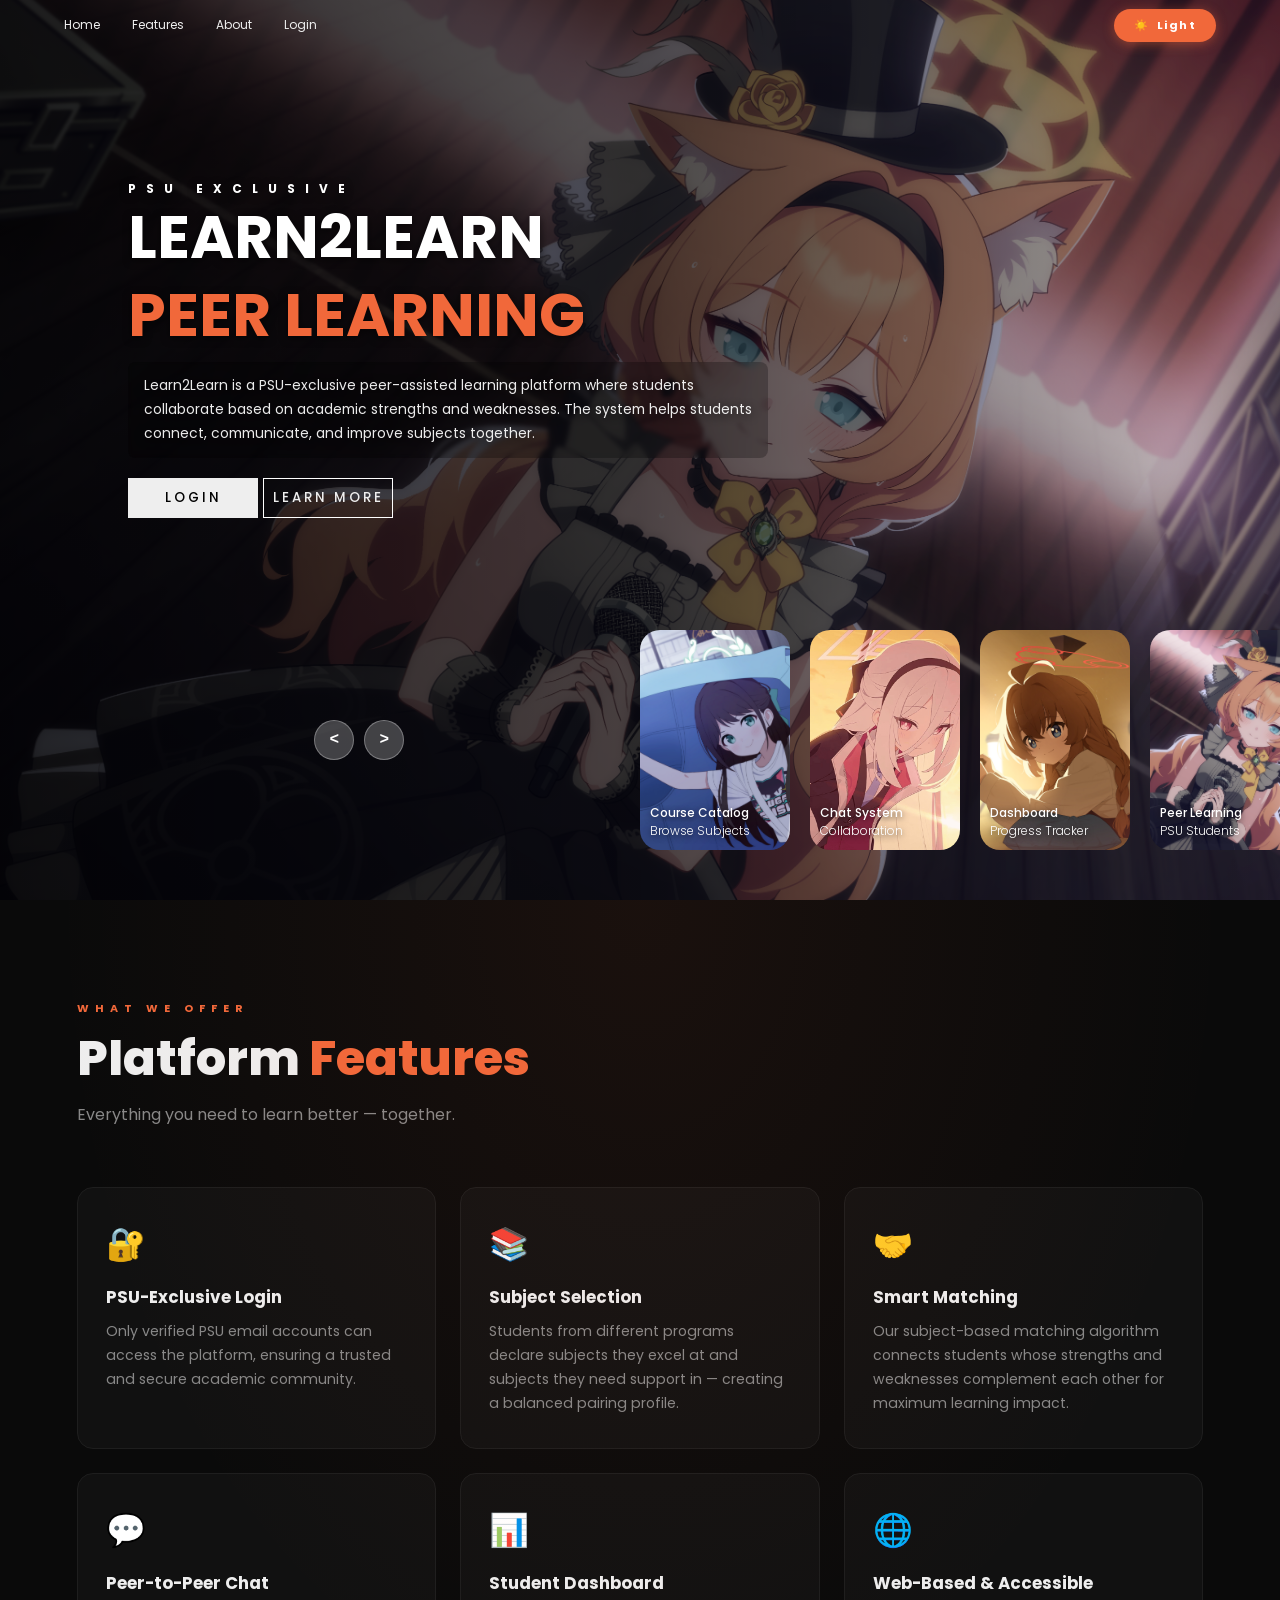
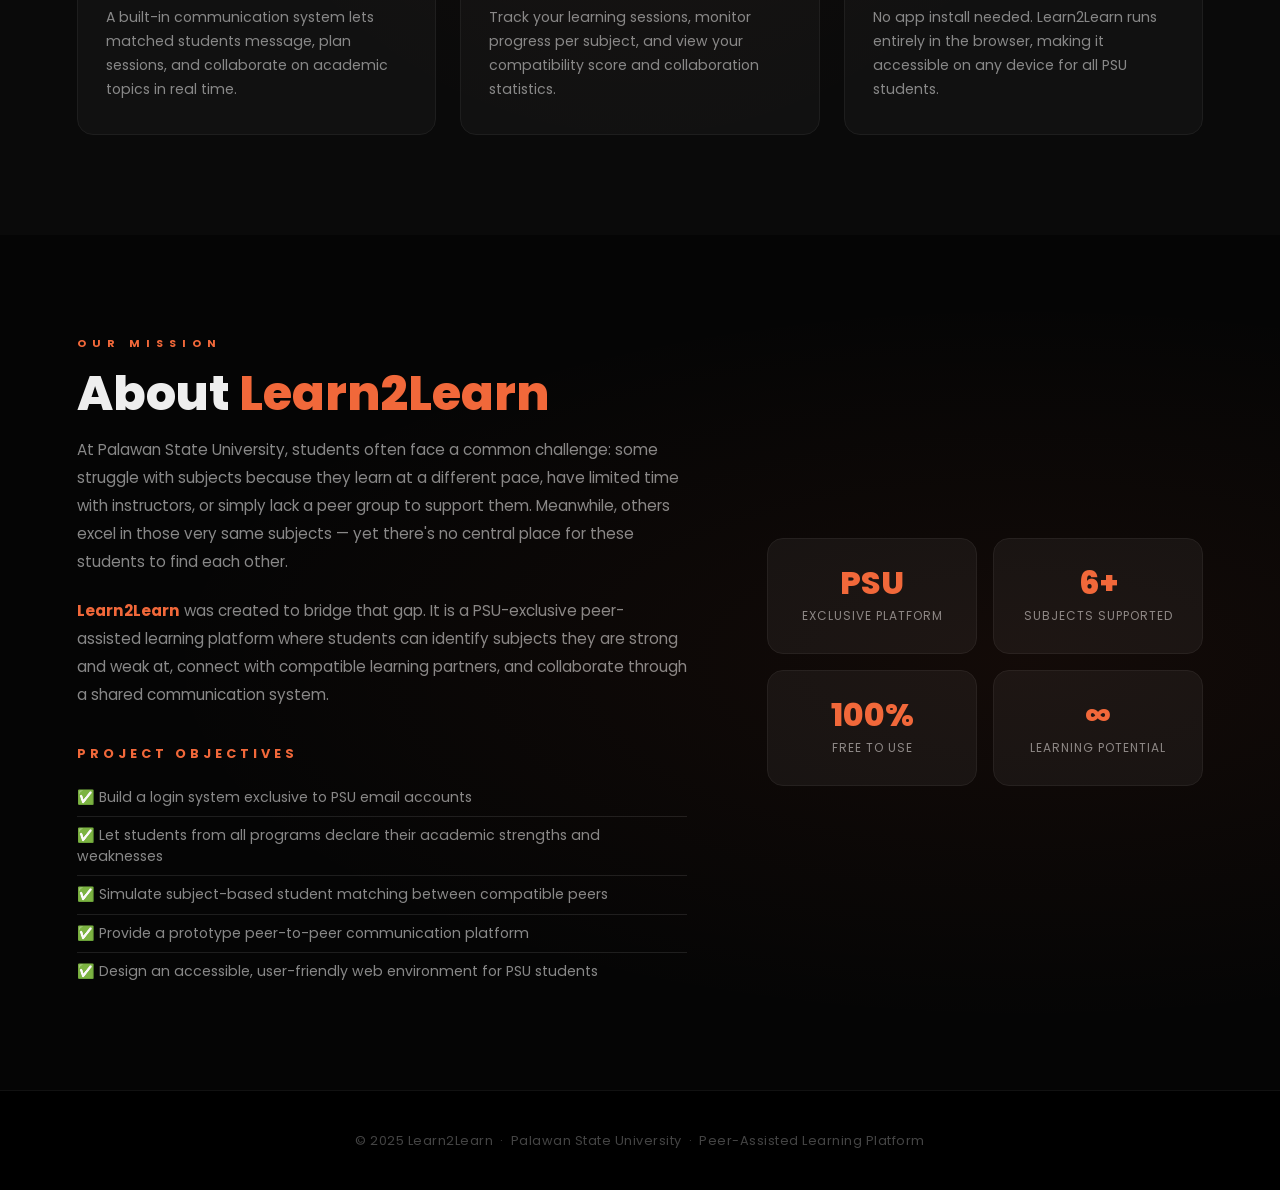
<file: index.html>
<!DOCTYPE html>
<html lang="en">
<head>
    <meta charset="UTF-8">
    <meta name="viewport" content="width=device-width, initial-scale=1.0">
    <title>Learn2Learn</title>

    <link rel="stylesheet" href="sei.css">
</head>

<body>

<header>

    <nav>
        <a href="#home">Home</a>
        <a href="#features">Features</a>
        <a href="#about">About</a>
        <a href="login.html">Login</a>
        <button class="theme-toggle" id="themeToggle" onclick="toggleTheme()">
            <span id="themeIcon">☀️</span>
            <span id="themeLabel">Light</span>
        </button>
    </nav>

</header>

<div id="home" class="carousel next">

    <div class="list">

        <!-- SLIDE 1 -->

        <div class="item">
            <img src="images/students1.jpg">

            <div class="content">

                <div class="author">
                    PSU EXCLUSIVE
                </div>

                <div class="title">
                    LEARN2LEARN
                </div>

                <div class="topic">
                    PEER LEARNING
                </div>

                <div class="des">
                    Learn2Learn is a PSU-exclusive peer-assisted learning platform
                    where students collaborate based on academic strengths and
                    weaknesses. The system helps students connect, communicate,
                    and improve subjects together.
                </div>

                <div class="buttons">
                    <button onclick="location.href='login.html'">
                        LOGIN
                    </button>

                    <button>
                        LEARN MORE
                    </button>
                </div>

            </div>
        </div>

        <!-- SLIDE 2 -->

        <div class="item">
            <img src="images/students2.jpg">

            <div class="content">

                <div class="author">
                    EXPLORE SUBJECTS
                </div>

                <div class="title">
                    COURSE
                </div>

                <div class="topic">
                    CATALOG
                </div>

                <div class="des">
                    Browse all available subjects by college and year level.
                    Once you find your course, the platform matches you with
                    a compatible peer — someone strong where you need help,
                    and who needs help where you are strong.
                </div>

                <div class="buttons">
                    <button onclick="location.href='subjects-catalog.html'">
                        VIEW CATALOG
                    </button>

                    <button onclick="location.href='#about'">
                        HOW IT WORKS
                    </button>
                </div>

            </div>
        </div>

        <!-- SLIDE 3 -->

        <div class="item">
            <img src="images/chat.jpg">

            <div class="content">

                <div class="author">
                    COMMUNICATION
                </div>

                <div class="title">
                    REAL-TIME
                </div>

                <div class="topic">
                    CHAT SYSTEM
                </div>

                <div class="des">
                    Matched students can communicate through a modern
                    peer-to-peer academic chat system.
                    This allows collaborative learning sessions and academic support.
                </div>

                <div class="buttons">
                    <button onclick="location.href='chat.html'">
                        OPEN CHAT
                    </button>

                    <button>
                        MORE INFO
                    </button>
                </div>

            </div>
        </div>

        <!-- SLIDE 4 -->

        <div class="item">
            <img src="images/dashboard.jpg">

            <div class="content">

                <div class="author">
                    TRACK PROGRESS
                </div>

                <div class="title">
                    STUDENT
                </div>

                <div class="topic">
                    DASHBOARD
                </div>

                <div class="des">
                    Students can monitor completed sessions,
                    learning progress, compatibility scores,
                    and collaboration statistics using the dashboard system.
                </div>

                <div class="buttons">
                    <button onclick="location.href='dashboard.html'">
                        OPEN DASHBOARD
                    </button>

                    <button>
                        FEATURES
                    </button>
                </div>

            </div>
        </div>

    </div>

    <!-- THUMBNAILS -->

    <div class="thumbnail">

        <div class="item">
            <img src="images/students1.jpg">

            <div class="content">
                <div class="title">
                    Peer Learning
                </div>

                <div class="description">
                    PSU Students
                </div>
            </div>
        </div>

        <div class="item">
            <img src="images/students2.jpg">

            <div class="content">
                <div class="title">
                    Course Catalog
                </div>

                <div class="description">
                    Browse Subjects
                </div>
            </div>
        </div>

        <div class="item">
            <img src="images/chat.jpg">

            <div class="content">
                <div class="title">
                    Chat System
                </div>

                <div class="description">
                    Collaboration
                </div>
            </div>
        </div>

        <div class="item">
            <img src="images/dashboard.jpg">

            <div class="content">
                <div class="title">
                    Dashboard
                </div>

                <div class="description">
                    Progress Tracker
                </div>
            </div>
        </div>

    </div>

    <!-- ARROWS -->

    <div class="arrows">
        <button id="prev"><</button>
        <button id="next">></button>
    </div>

    <div class="time"></div>

</div>

<script src="sei.js"></script>
<script>
// ── THEME TOGGLE ──
function applyTheme(mode) {
    if (mode === 'light') {
        document.body.classList.add('light');
        document.getElementById('themeIcon').textContent  = '🌙';
        document.getElementById('themeLabel').textContent = 'Dark';
    } else {
        document.body.classList.remove('light');
        document.getElementById('themeIcon').textContent  = '☀️';
        document.getElementById('themeLabel').textContent = 'Light';
    }
}

function toggleTheme() {
    const isLight = document.body.classList.contains('light');
    const next = isLight ? 'dark' : 'light';
    localStorage.setItem('l2l-theme', next);
    applyTheme(next);
}

// Apply saved theme on load
const _saved = localStorage.getItem('l2l-theme') || 'dark';
applyTheme(_saved);
</script>

<!-- FEATURES SECTION -->
<section id="features">
    <div class="section-inner">
        <div class="section-label">WHAT WE OFFER</div>
        <h2 class="section-title">Platform <span>Features</span></h2>
        <p class="section-sub">Everything you need to learn better — together.</p>

        <div class="features-grid">

            <div class="feature-card">
                <div class="feature-icon">🔐</div>
                <h3>PSU-Exclusive Login</h3>
                <p>Only verified PSU email accounts can access the platform, ensuring a trusted and secure academic community.</p>
            </div>

            <div class="feature-card">
                <div class="feature-icon">📚</div>
                <h3>Subject Selection</h3>
                <p>Students from different programs declare subjects they excel at and subjects they need support in — creating a balanced pairing profile.</p>
            </div>

            <div class="feature-card">
                <div class="feature-icon">🤝</div>
                <h3>Smart Matching</h3>
                <p>Our subject-based matching algorithm connects students whose strengths and weaknesses complement each other for maximum learning impact.</p>
            </div>

            <div class="feature-card">
                <div class="feature-icon">💬</div>
                <h3>Peer-to-Peer Chat</h3>
                <p>A built-in communication system lets matched students message, plan sessions, and collaborate on academic topics in real time.</p>
            </div>

            <div class="feature-card">
                <div class="feature-icon">📊</div>
                <h3>Student Dashboard</h3>
                <p>Track your learning sessions, monitor progress per subject, and view your compatibility score and collaboration statistics.</p>
            </div>

            <div class="feature-card">
                <div class="feature-icon">🌐</div>
                <h3>Web-Based & Accessible</h3>
                <p>No app install needed. Learn2Learn runs entirely in the browser, making it accessible on any device for all PSU students.</p>
            </div>

        </div>
    </div>
</section>

<!-- ABOUT SECTION -->
<section id="about">
    <div class="section-inner about-inner">

        <div class="about-text">
            <div class="section-label">OUR MISSION</div>
            <h2 class="section-title">About <span>Learn2Learn</span></h2>

            <p class="about-body">
                At Palawan State University, students often face a common challenge: some struggle with subjects because they learn at a different pace, have limited time with instructors, or simply lack a peer group to support them. Meanwhile, others excel in those very same subjects — yet there's no central place for these students to find each other.
            </p>

            <p class="about-body">
                <strong>Learn2Learn</strong> was created to bridge that gap. It is a PSU-exclusive peer-assisted learning platform where students can identify subjects they are strong and weak at, connect with compatible learning partners, and collaborate through a shared communication system.
            </p>

            <div class="about-objectives">
                <h3>Project Objectives</h3>
                <ul>
                    <li>✅ Build a login system exclusive to PSU email accounts</li>
                    <li>✅ Let students from all programs declare their academic strengths and weaknesses</li>
                    <li>✅ Simulate subject-based student matching between compatible peers</li>
                    <li>✅ Provide a prototype peer-to-peer communication platform</li>
                    <li>✅ Design an accessible, user-friendly web environment for PSU students</li>
                </ul>
            </div>
        </div>

        <div class="about-visual">
            <div class="about-stat-card">
                <span class="stat-num">PSU</span>
                <span class="stat-label">Exclusive Platform</span>
            </div>
            <div class="about-stat-card">
                <span class="stat-num">6+</span>
                <span class="stat-label">Subjects Supported</span>
            </div>
            <div class="about-stat-card">
                <span class="stat-num">100%</span>
                <span class="stat-label">Free to Use</span>
            </div>
            <div class="about-stat-card">
                <span class="stat-num">∞</span>
                <span class="stat-label">Learning Potential</span>
            </div>
        </div>

    </div>
</section>

<!-- FOOTER -->
<footer class="site-footer">
    <p>© 2025 Learn2Learn &nbsp;·&nbsp; Palawan State University &nbsp;·&nbsp; Peer-Assisted Learning Platform</p>
</footer>

</body>
</html>
</file>
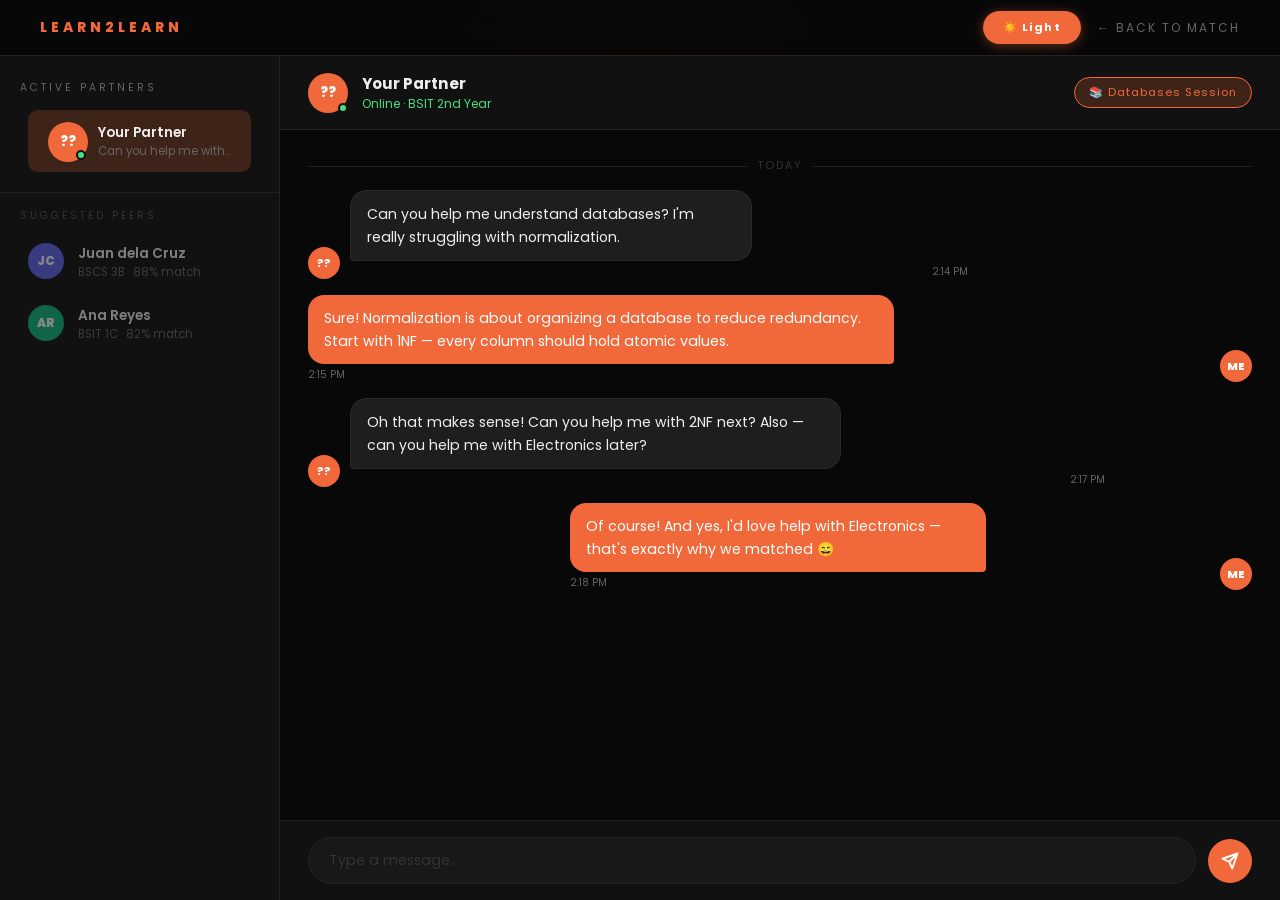
<file: chat.html>
<!DOCTYPE html>
<html lang="en">
<head>
    <meta charset="UTF-8">
    <meta name="viewport" content="width=device-width, initial-scale=1.0">
    <title>Chat — Learn2Learn</title>
    <link rel="stylesheet" href="style.css">
    <style>
        .av {
            width: 36px;
            height: 36px;
            border-radius: 50%;
            display: flex;
            align-items: center;
            justify-content: center;
            font-size: 0.75rem;
            font-weight: 800;
            color: #fff;
            flex-shrink: 0;
        }
        .av-lg {
            width: 40px;
            height: 40px;
            font-size: 0.85rem;
        }
        .av-sm {
            width: 32px;
            height: 32px;
            font-size: 0.7rem;
        }
        /* replace img tags inside msg-row */
        .msg-row img { display: none !important; }
        .msg-row .av { display: flex; }
    </style>
</head>
<body>

<script>
(function(){
    const saved = localStorage.getItem("l2l-theme") || "dark";
    if(saved === "light") document.body.classList.add("light");
})();
</script>

<nav class="page-nav">
    <a href="index.html" class="brand">Learn2Learn</a>
    <button class="page-theme-toggle" id="themeToggle" onclick="toggleTheme()">☀️ Light</button>
    <a href="match.html" class="back">← Back to Match</a>
</nav>

<div class="page chat-page">
<div class="chat-layout">

    <!-- SIDEBAR -->
    <aside class="chat-sidebar">
        <div class="chat-sidebar-header">
            <span class="label">Active Partners</span>
            <div class="partner-item" id="activePartnerItem">
                <div class="partner-avatar">
                    <div class="av av-lg" id="sidebarActiveAv"></div>
                    <div class="dot"></div>
                </div>
                <div class="partner-info">
                    <div class="partner-name" id="sidebarActiveName"></div>
                    <div class="partner-sub">Can you help me with databases?</div>
                </div>
            </div>
        </div>

        <div class="chat-sidebar-section">Suggested Peers</div>

        <div class="partner-item" style="background:transparent;opacity:0.5;">
            <div class="partner-avatar">
                <div class="av" style="background:#6366f1;">JC</div>
            </div>
            <div class="partner-info">
                <div class="partner-name">Juan dela Cruz</div>
                <div class="partner-sub">BSCS 3B · 88% match</div>
            </div>
        </div>

        <div class="partner-item" style="background:transparent;opacity:0.5;">
            <div class="partner-avatar">
                <div class="av" style="background:#10b981;">AR</div>
            </div>
            <div class="partner-info">
                <div class="partner-name">Ana Reyes</div>
                <div class="partner-sub">BSIT 1C · 82% match</div>
            </div>
        </div>
    </aside>

    <!-- MAIN CHAT -->
    <div class="chat-main">

        <div class="chat-topbar">
            <div class="chat-topbar-avatar">
                <div class="av av-lg" id="topbarAv"></div>
                <div class="dot"></div>
            </div>
            <div class="chat-topbar-info">
                <h3 id="topbarName"></h3>
                <p id="topbarSub"></p>
            </div>
            <div class="chat-subject-badge">📚 Databases Session</div>
        </div>

        <div class="chat-messages" id="chatMessages">

            <div class="chat-date-divider">Today</div>

            <div class="msg-row other" id="msg1">
                <div class="av av-sm" id="msgAv1"></div>
                <div>
                    <div class="bubble other">Can you help me understand databases? I'm really struggling with normalization.</div>
                    <div class="bubble-time">2:14 PM</div>
                </div>
            </div>

            <div class="msg-row me">
                <div class="av av-sm" id="myAv1" style="background:#f1683a;">ME</div>
                <div>
                    <div class="bubble me">Sure! Normalization is about organizing a database to reduce redundancy. Start with 1NF — every column should hold atomic values.</div>
                    <div class="bubble-time">2:15 PM</div>
                </div>
            </div>

            <div class="msg-row other" id="msg2">
                <div class="av av-sm" id="msgAv2"></div>
                <div>
                    <div class="bubble other">Oh that makes sense! Can you help me with 2NF next? Also — can you help me with Electronics later?</div>
                    <div class="bubble-time">2:17 PM</div>
                </div>
            </div>

            <div class="msg-row me">
                <div class="av av-sm" id="myAv2" style="background:#f1683a;">ME</div>
                <div>
                    <div class="bubble me">Of course! And yes, I'd love help with Electronics — that's exactly why we matched 😄</div>
                    <div class="bubble-time">2:18 PM</div>
                </div>
            </div>

        </div>

        <div class="chat-inputbar">
            <input type="text" id="msgInput" placeholder="Type a message…">
            <button class="chat-send-btn" onclick="sendMessage()" title="Send">
                <svg width="18" height="18" viewBox="0 0 24 24" fill="none" stroke="currentColor" stroke-width="2.5" stroke-linecap="round" stroke-linejoin="round">
                    <line x1="22" y1="2" x2="11" y2="13"></line>
                    <polygon points="22 2 15 22 11 13 2 9 22 2"></polygon>
                </svg>
            </button>
        </div>
    </div>

</div>
</div>

<script>
function toggleTheme(){
    const isLight = document.body.classList.contains("light");
    const next = isLight ? "dark" : "light";
    localStorage.setItem("l2l-theme", next);
    document.body.classList.toggle("light", next === "light");
    document.getElementById("themeToggle").textContent = next === "light" ? "🌙 Dark" : "☀️ Light";
}
document.getElementById("themeToggle").textContent =
    document.body.classList.contains("light") ? "🌙 Dark" : "☀️ Light";

// ── PULL MATCH DATA ──
const matchData = JSON.parse(sessionStorage.getItem("currentMatch") || "null");
const fullName  = matchData ? `${matchData.fn} ${matchData.ln}` : "Your Partner";
const initials  = matchData ? matchData.fn[0] + matchData.ln[0] : "??";
const color     = matchData ? matchData.color : "#f1683a";
const prog      = matchData ? matchData.prog  : "BSIT";
const ordinal   = matchData ? matchData.ordinal : "2nd";

// Apply name & initials everywhere
function setAv(id, bg){ 
    const el = document.getElementById(id);
    if(!el) return;
    el.textContent = initials;
    el.style.background = bg || color;
}

setAv("sidebarActiveAv");
setAv("topbarAv");
setAv("msgAv1");
setAv("msgAv2");

document.getElementById("sidebarActiveName").textContent = fullName;
document.getElementById("topbarName").textContent = fullName;
document.getElementById("topbarSub").textContent = `Online · ${prog} ${ordinal} Year`;

// ── MESSAGING ──
function sendMessage(){
    const input = document.getElementById("msgInput");
    const text  = input.value.trim();
    if(!text) return;

    const box = document.getElementById("chatMessages");
    const now = new Date().toLocaleTimeString([], {hour:'2-digit', minute:'2-digit'});

    const row = document.createElement("div");
    row.className = "msg-row me";
    row.innerHTML = `
        <div class="av av-sm" style="background:#f1683a;">ME</div>
        <div>
            <div class="bubble me">${escapeHtml(text)}</div>
            <div class="bubble-time">${now}</div>
        </div>`;
    box.appendChild(row);
    input.value = "";
    box.scrollTop = box.scrollHeight;

    setTimeout(() => {
        const replies = [
            "That's a great point! Let me think about that.",
            "Yes! I was wondering the same thing.",
            "Can you explain that a bit more? I want to make sure I understand.",
            "Got it! That really helps, thanks 😊",
            "Let's go over that together. I'll share my notes.",
        ];
        const reply = replies[Math.floor(Math.random() * replies.length)];
        const replyTime = new Date().toLocaleTimeString([], {hour:'2-digit', minute:'2-digit'});
        const replyRow = document.createElement("div");
        replyRow.className = "msg-row other";
        replyRow.innerHTML = `
            <div class="av av-sm" style="background:${color};">${initials}</div>
            <div>
                <div class="bubble other">${reply}</div>
                <div class="bubble-time">${replyTime}</div>
            </div>`;
        box.appendChild(replyRow);
        box.scrollTop = box.scrollHeight;
    }, 1200);
}

function escapeHtml(t){
    return t.replace(/&/g,"&amp;").replace(/</g,"&lt;").replace(/>/g,"&gt;");
}

document.getElementById("msgInput").addEventListener("keydown", e => {
    if(e.key === "Enter") sendMessage();
});
</script>
</body>
</html>
</file>
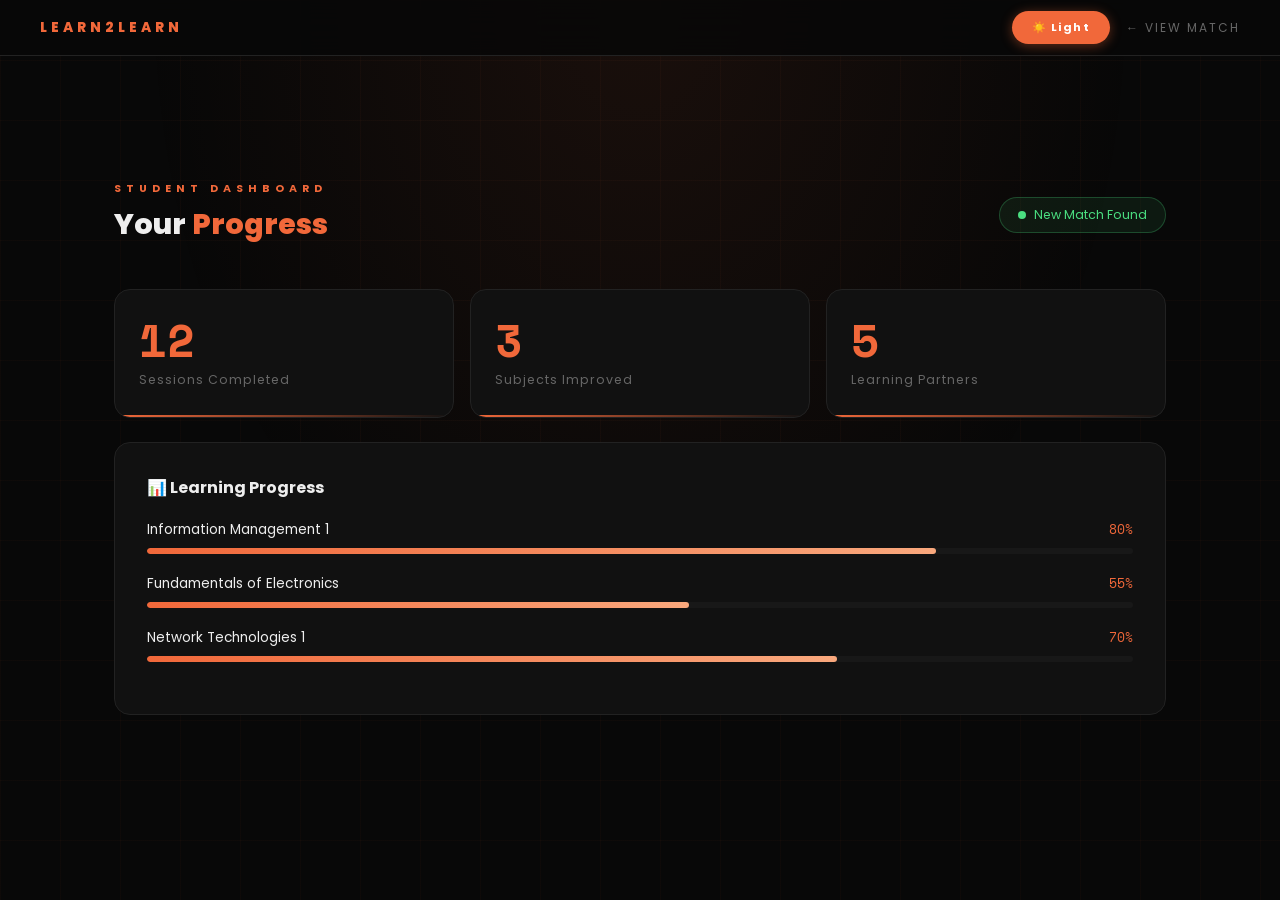
<file: dashboard.html>
<!DOCTYPE html>
<html lang="en">
<head>
    <meta charset="UTF-8">
    <meta name="viewport" content="width=device-width, initial-scale=1.0">
    <title>Dashboard — Learn2Learn</title>
    <link rel="stylesheet" href="style.css">
</head>
<body>

<script>
(function(){
    const saved = localStorage.getItem("l2l-theme") || "dark";
    if(saved === "light") document.body.classList.add("light");
})();
</script>

<nav class="page-nav">
    <a href="index.html" class="brand">Learn2Learn</a>
    <button class="page-theme-toggle" id="themeToggle" onclick="toggleTheme()">☀️ Light</button>
    <a href="match.html" class="back">← View Match</a>
</nav>

<div class="page dashboard-page">
<div class="dashboard-wrap">

    <div class="dashboard-topbar">
        <div>
            <div class="eyebrow">Student Dashboard</div>
            <h1 class="page-title">Your <span>Progress</span></h1>
        </div>
        <div class="notif-chip">
            <span style="width:8px;height:8px;border-radius:50%;background:#4ade80;display:inline-block;flex-shrink:0;"></span>
            New Match Found
        </div>
    </div>

    <div class="stats-row">
        <div class="stat-card">
            <div class="num" data-target="12">0</div>
            <div class="lbl">Sessions Completed</div>
        </div>
        <div class="stat-card">
            <div class="num" data-target="3">0</div>
            <div class="lbl">Subjects Improved</div>
        </div>
        <div class="stat-card">
            <div class="num" data-target="5">0</div>
            <div class="lbl">Learning Partners</div>
        </div>
    </div>

    <div class="progress-card">
        <h2>📊 Learning Progress</h2>

        <div class="progress-item">
            <div class="progress-row">
                <span class="progress-subject">Information Management 1</span>
                <span class="progress-pct">80%</span>
            </div>
            <div class="prog-track"><div class="prog-fill" data-width="80"></div></div>
        </div>

        <div class="progress-item">
            <div class="progress-row">
                <span class="progress-subject">Fundamentals of Electronics</span>
                <span class="progress-pct">55%</span>
            </div>
            <div class="prog-track"><div class="prog-fill" data-width="55"></div></div>
        </div>

        <div class="progress-item">
            <div class="progress-row">
                <span class="progress-subject">Network Technologies 1</span>
                <span class="progress-pct">70%</span>
            </div>
            <div class="prog-track"><div class="prog-fill" data-width="70"></div></div>
        </div>

    </div>

</div>
</div>

<script>
function toggleTheme(){
    const isLight = document.body.classList.contains("light");
    const next = isLight ? "dark" : "light";
    localStorage.setItem("l2l-theme", next);
    document.body.classList.toggle("light", next === "light");
    document.getElementById("themeToggle").textContent = next === "light" ? "🌙 Dark" : "☀️ Light";
}
document.getElementById("themeToggle").textContent =
    document.body.classList.contains("light") ? "🌙 Dark" : "☀️ Light";

// Animate counters
document.querySelectorAll(".num[data-target]").forEach(el => {
    const target = +el.dataset.target;
    let current  = 0;
    const step   = Math.ceil(target / 30);
    const timer  = setInterval(() => {
        current = Math.min(current + step, target);
        el.textContent = current;
        if(current >= target) clearInterval(timer);
    }, 40);
});

// Animate progress bars
window.addEventListener("load", () => {
    setTimeout(() => {
        document.querySelectorAll(".prog-fill[data-width]").forEach(el => {
            el.style.width = el.dataset.width + "%";
        });
    }, 300);
});
</script>
</body>
</html>
</file>
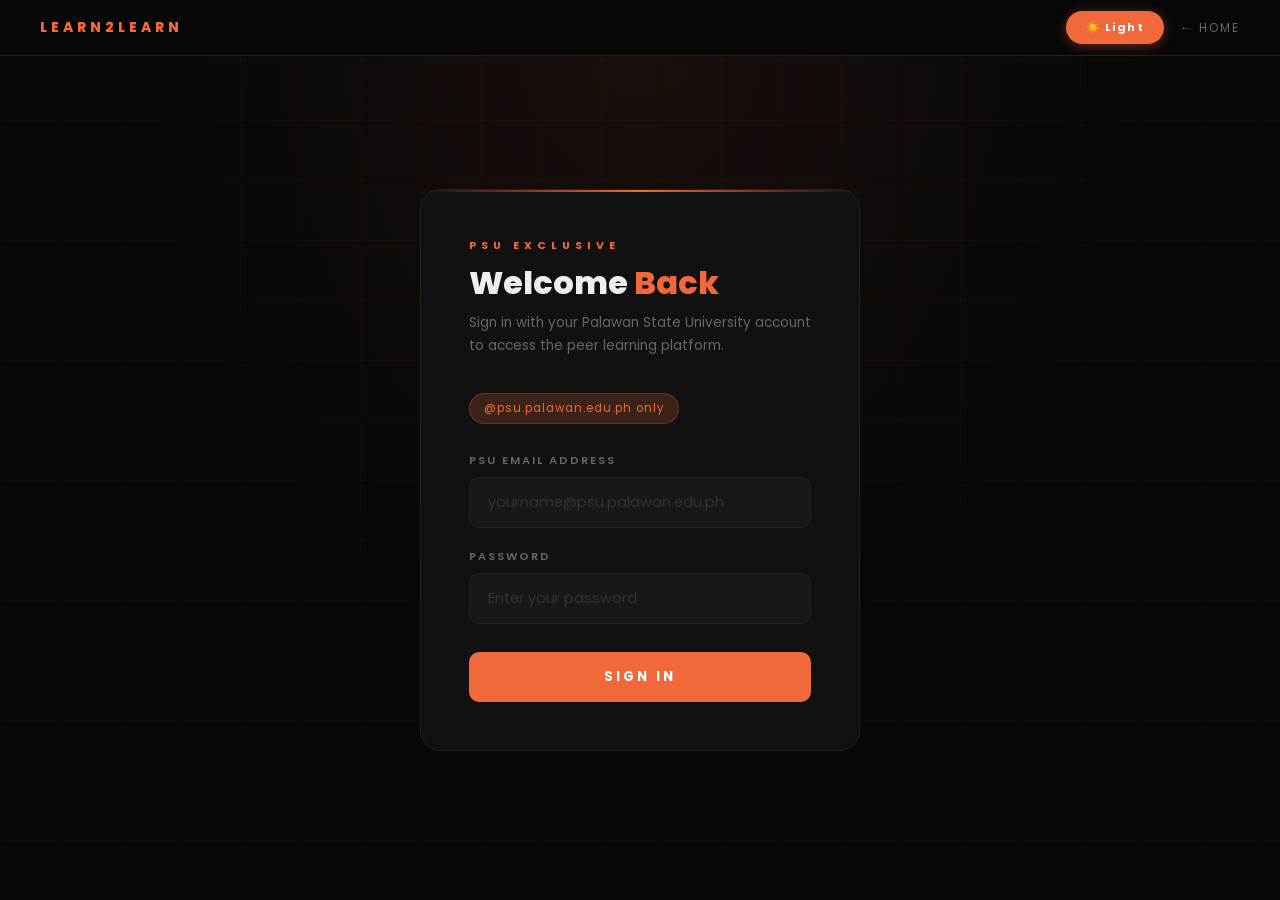
<file: login.html>
<!DOCTYPE html>
<html lang="en">
<head>
 <meta charset="UTF-8">
 <meta name="viewport" content="width=device-width, initial-scale=1.0">
 <title>Login — Learn2Learn</title>
 <link rel="stylesheet" href="style.css">
</head>
<body>

<script>
(function(){
 const saved = localStorage.getItem("l2l-theme") || "dark";
 if(saved === "light") document.body.classList.add("light");
})();
</script>

<nav class="page-nav">
 <a href="index.html" class="brand">Learn2Learn</a>
 <button class="page-theme-toggle" id="themeToggle" onclick="toggleTheme()">☀️ Light</button>
 <a href="index.html" class="back">← Home</a>
</nav>

<div class="page">
 <div class="glass-card login-card">

 <div class="eyebrow">PSU Exclusive</div>
 <h1 class="page-title">Welcome <span>Back</span></h1>
 <p class="page-desc">Sign in with your Palawan State University account to access the peer learning platform.</p>

 <div class="psu-badge"> @psu.palawan.edu.ph only</div>

 <div class="form-group">
 <label>PSU Email Address</label>
 <input type="email" id="email" placeholder="yourname@psu.palawan.edu.ph">
 </div>

 <div class="form-group">
 <label>Password</label>
 <input type="password" id="password" placeholder="Enter your password">
 </div>

 <button class="btn-primary" onclick="validateEmail()">Sign In</button>

 <div id="message"></div>

 </div>
</div>

<script>
function toggleTheme(){
 const isLight = document.body.classList.contains("light");
 const next = isLight ? "dark" : "light";
 localStorage.setItem("l2l-theme", next);
 document.body.classList.toggle("light", next === "light");
 document.getElementById("themeToggle").textContent = next === "light" ? "🌙 Dark" : "☀️ Light";
}

// Set correct label on load
document.getElementById("themeToggle").textContent =
 document.body.classList.contains("light") ? "🌙 Dark" : "☀️ Light";

function validateEmail(){
 const email = document.getElementById("email").value.trim();
 const msgEl = document.getElementById("message");
 if(!email){
 msgEl.className = "msg error";
 msgEl.textContent = " Please enter your PSU email address.";
 return;
 }
 if(email.endsWith("@psu.palawan.edu.ph")){
 msgEl.className = "msg success";
 msgEl.textContent = " Verified! Redirecting...";
 setTimeout(() => window.location.href = "subjects.html", 900);
 } else {
 msgEl.className = "msg error";
 msgEl.textContent = " Only @psu.palawan.edu.ph accounts are allowed.";
 }
}

document.addEventListener("keydown", e => { if(e.key === "Enter") validateEmail(); });
</script>
</body>
</html>
</file>
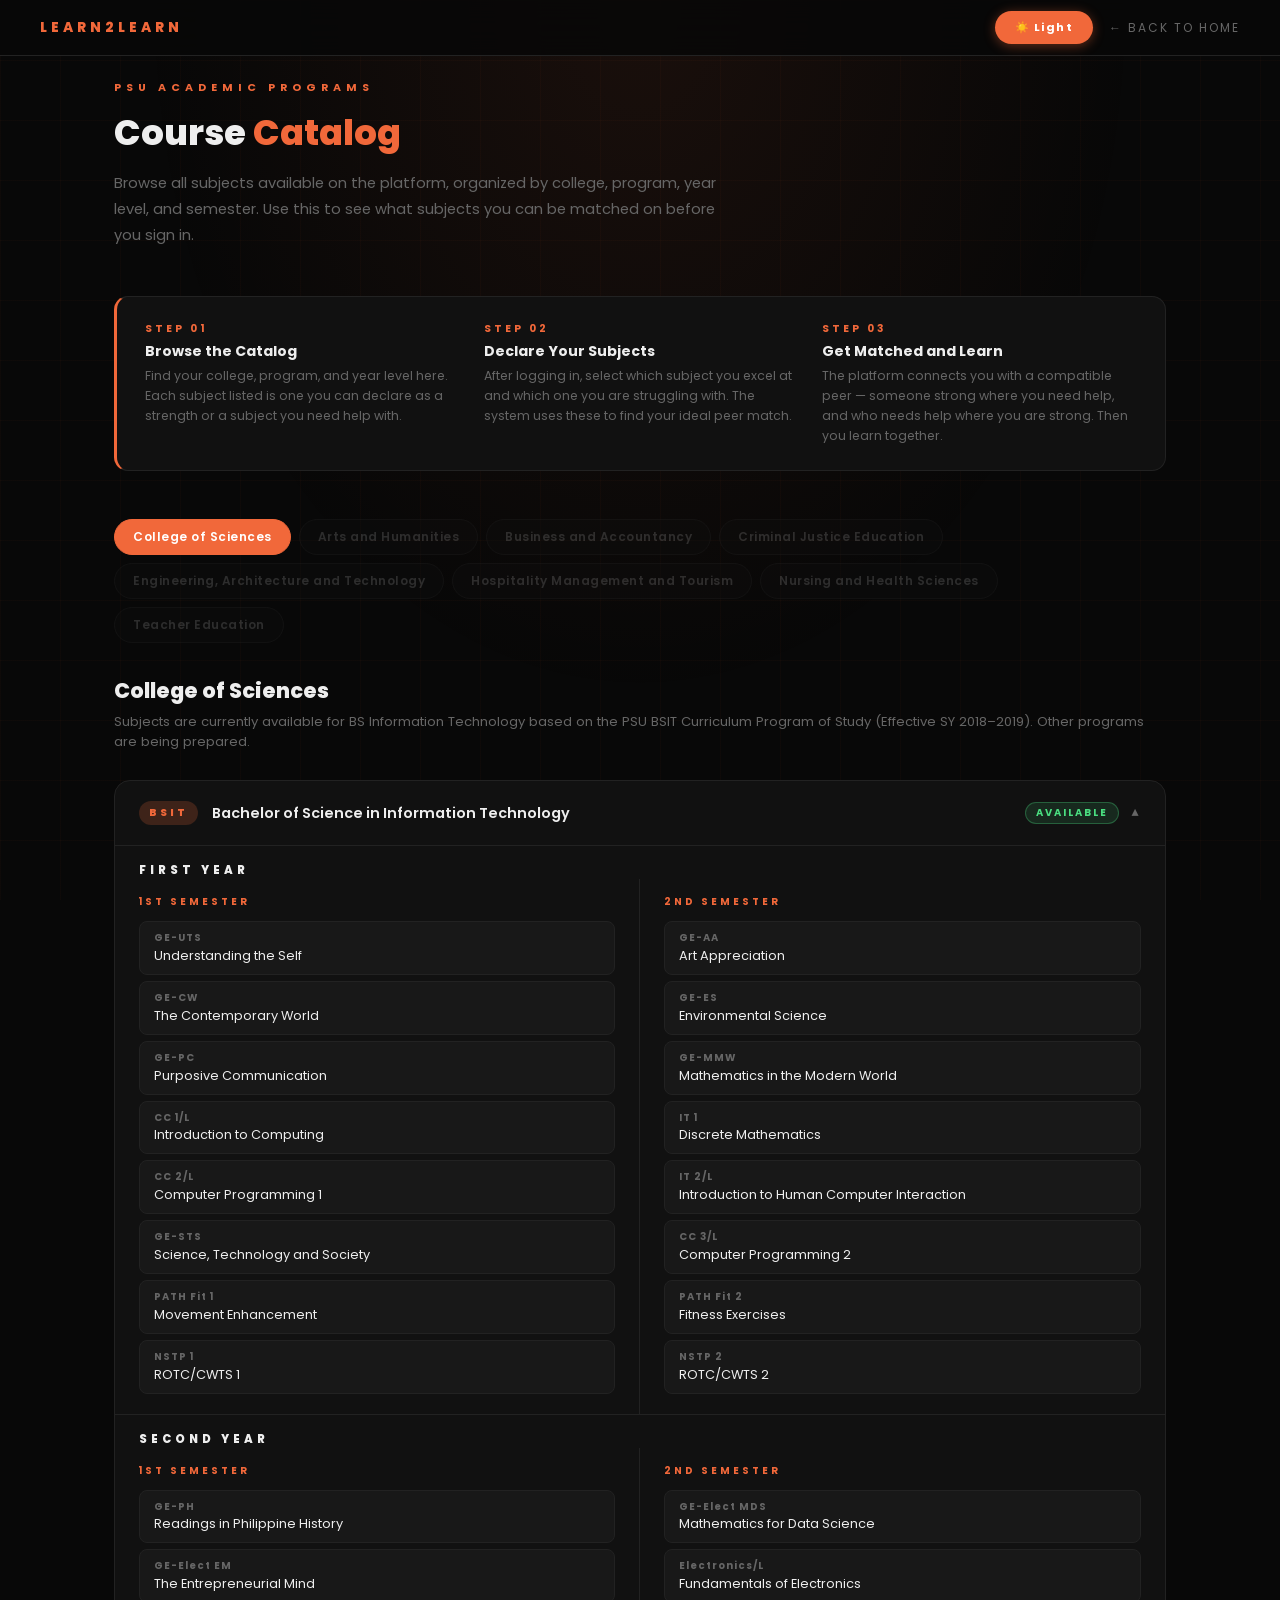
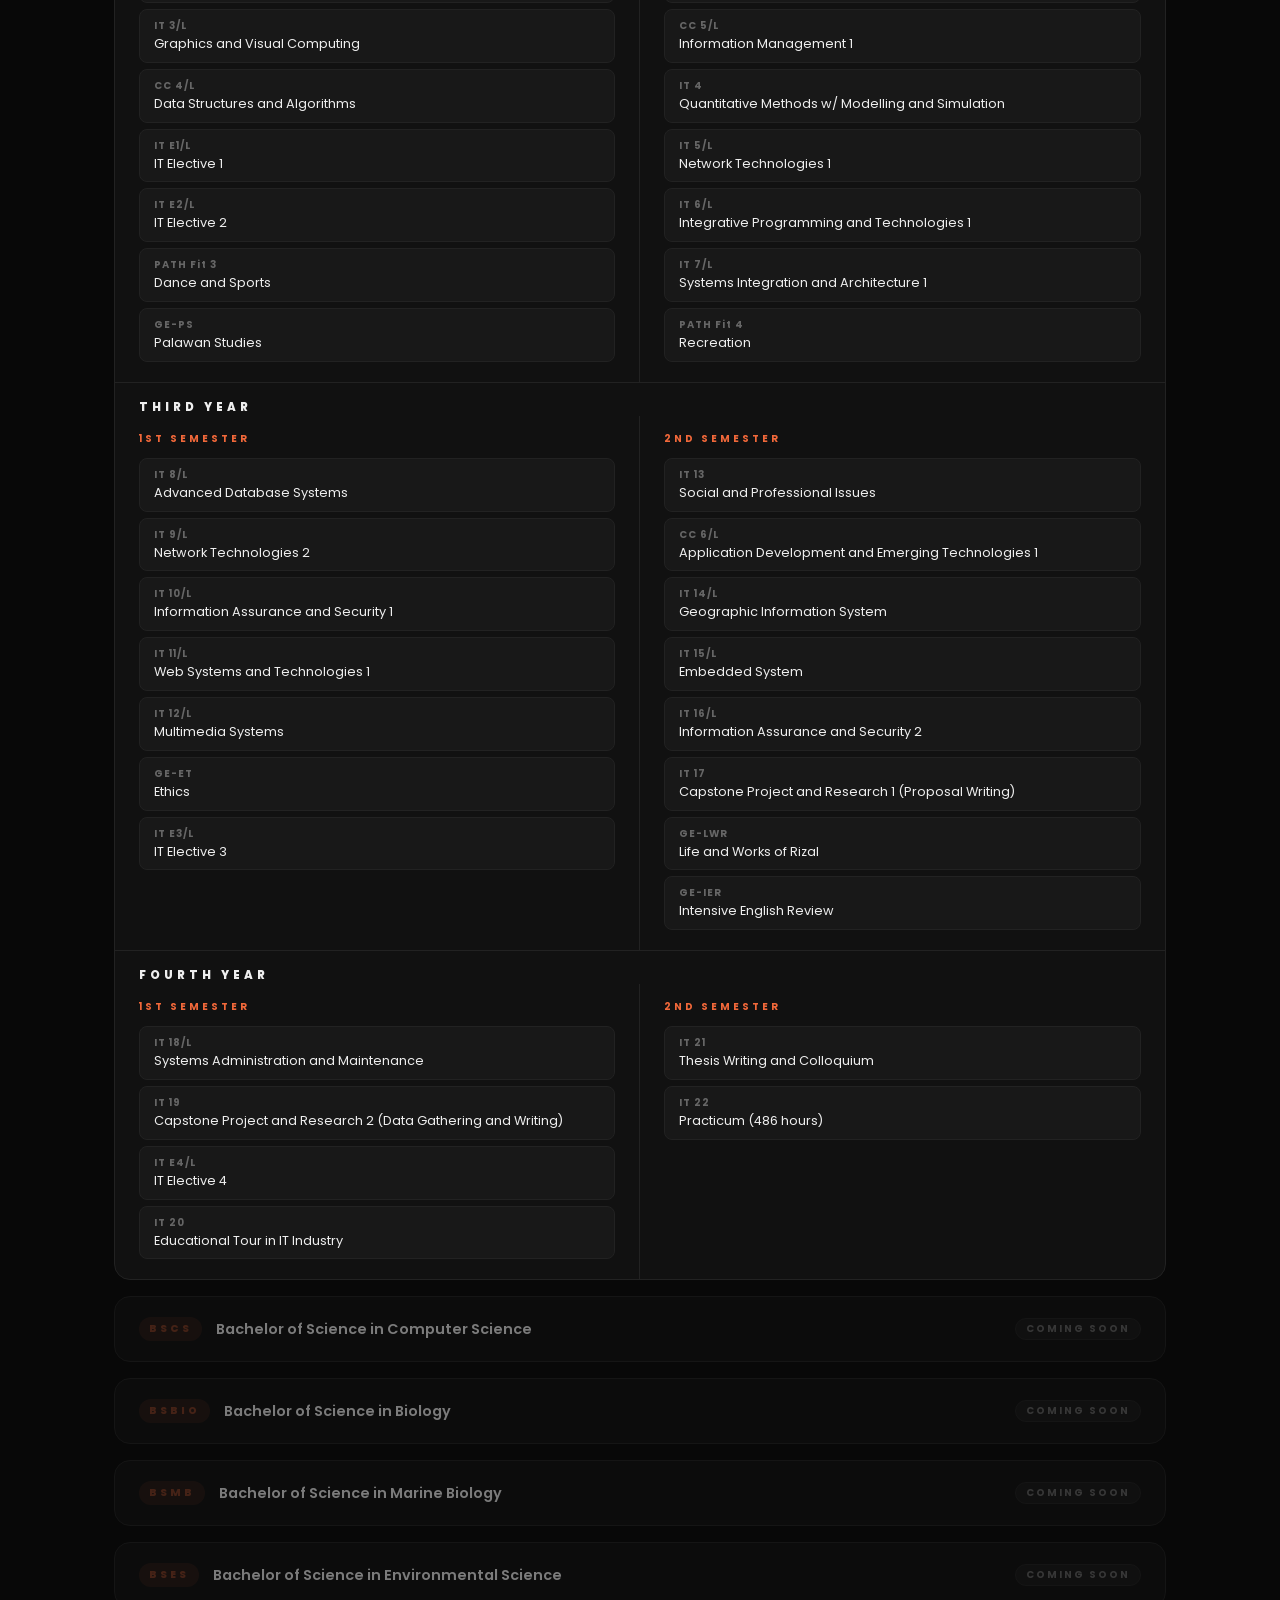
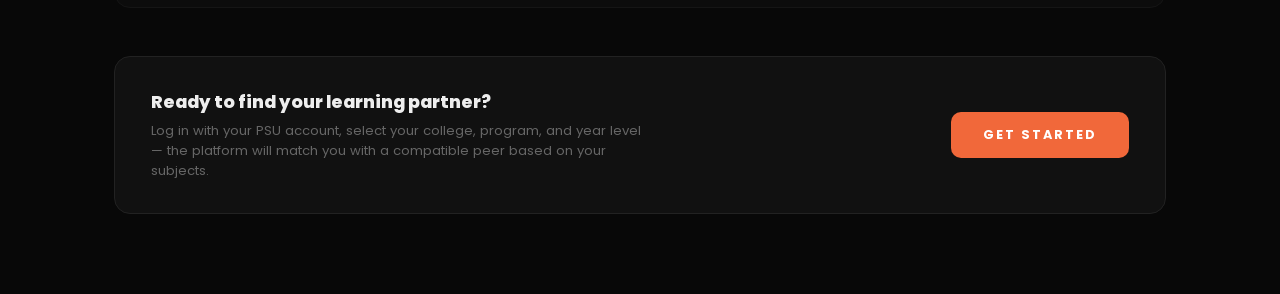
<file: subjects-catalog.html>
<!DOCTYPE html>
<html lang="en">
<head>
    <meta charset="UTF-8">
    <meta name="viewport" content="width=device-width, initial-scale=1.0">
    <title>Course Catalog — Learn2Learn</title>
    <link rel="stylesheet" href="style.css">
    <style>
        .catalog-page {
            align-items: flex-start;
            padding-top: 80px;
            padding-bottom: 80px;
        }
        .catalog-wrap {
            width: 100%;
            max-width: 1100px;
            margin: auto;
            padding: 0 24px;
        }

        /* HERO */
        .catalog-hero { margin-bottom: 48px; }
        .catalog-hero h1 { font-size: 2.2rem; font-weight: 800; color: var(--text); margin-bottom: 12px; transition: color 0.3s; }
        .catalog-hero h1 span { color: var(--orange); }
        .catalog-hero p { font-size: 0.92rem; color: var(--muted); max-width: 620px; line-height: 1.75; }

        /* MATCHING BANNER */
        .matching-banner {
            background: var(--surface);
            border: 1px solid var(--border);
            border-left: 3px solid var(--orange);
            border-radius: 14px;
            padding: 24px 28px;
            margin-bottom: 48px;
            display: grid;
            grid-template-columns: 1fr 1fr 1fr;
            gap: 24px;
            transition: background 0.3s, border-color 0.3s;
        }
        .match-step-num { font-size: 0.65rem; font-weight: 700; letter-spacing: 3px; text-transform: uppercase; color: var(--orange); margin-bottom: 4px; }
        .match-step h4 { font-size: 0.88rem; font-weight: 700; color: var(--text); margin: 0 0 4px; transition: color 0.3s; }
        .match-step p { font-size: 0.78rem; color: var(--muted); line-height: 1.6; margin: 0; }

        /* COLLEGE TABS */
        .college-tabs { display: flex; gap: 8px; flex-wrap: wrap; margin-bottom: 32px; }
        .college-tab {
            padding: 8px 18px; border-radius: 30px;
            border: 1px solid var(--border); background: var(--surface);
            color: var(--muted); font-family: 'Poppins', sans-serif;
            font-size: 0.75rem; font-weight: 600; cursor: pointer;
            transition: all 0.2s; letter-spacing: 0.5px;
        }
        .college-tab:hover { border-color: var(--orange); color: var(--text); }
        .college-tab.active { background: var(--orange); border-color: var(--orange); color: #fff; }
        .college-tab.disabled { opacity: 0.4; cursor: not-allowed; pointer-events: none; }

        /* COLLEGE PANEL */
        .college-panel { display: none; }
        .college-panel.active { display: block; }
        .college-header { margin-bottom: 28px; }
        .college-header h2 { font-size: 1.3rem; font-weight: 800; color: var(--text); margin-bottom: 6px; transition: color 0.3s; }
        .college-header p { font-size: 0.82rem; color: var(--muted); }

        /* PROGRAM ACCORDION */
        .program-block {
            background: var(--surface);
            border: 1px solid var(--border);
            border-radius: 16px;
            margin-bottom: 16px;
            overflow: hidden;
            transition: background 0.3s, border-color 0.3s;
        }
        .program-block.unavailable { opacity: 0.5; }
        .program-header {
            display: flex; align-items: center;
            justify-content: space-between;
            padding: 20px 24px; cursor: pointer;
            user-select: none; transition: background 0.2s; gap: 12px;
        }
        .program-header:hover { background: var(--surface2); }
        .program-header-left { display: flex; align-items: center; gap: 14px; }
        .program-code {
            font-size: 0.65rem; font-weight: 800; letter-spacing: 3px;
            text-transform: uppercase; color: var(--orange);
            background: var(--orange-dim); padding: 4px 10px;
            border-radius: 20px; white-space: nowrap;
        }
        .program-name { font-size: 0.9rem; font-weight: 600; color: var(--text); transition: color 0.3s; }
        .program-badge {
            font-size: 0.62rem; letter-spacing: 2px; text-transform: uppercase;
            padding: 3px 10px; border-radius: 20px; font-weight: 700; white-space: nowrap;
        }
        .badge-available { background: rgba(74,222,128,0.12); border: 1px solid rgba(74,222,128,0.3); color: #4ade80; }
        .badge-soon { background: var(--surface2); border: 1px solid var(--border); color: var(--muted); }
        .program-chevron { font-size: 0.75rem; color: var(--muted); transition: transform 0.3s; flex-shrink: 0; }
        .program-block.open .program-chevron { transform: rotate(180deg); }

        /* PROGRAM BODY */
        .program-body { display: none; border-top: 1px solid var(--border); }
        .program-block.open .program-body { display: block; }

        /* YEAR BLOCK */
        .year-block { border-bottom: 1px solid var(--border); }
        .year-block:last-child { border-bottom: none; }

        .year-title {
            padding: 16px 24px 0;
            font-size: 0.72rem; font-weight: 800;
            letter-spacing: 4px; text-transform: uppercase;
            color: var(--text); transition: color 0.3s;
        }

        /* SEMESTER COLUMNS */
        .sem-row {
            display: grid;
            grid-template-columns: 1fr 1fr;
            gap: 0;
        }

        .sem-col {
            padding: 16px 24px 20px;
        }

        .sem-col:first-child {
            border-right: 1px solid var(--border);
        }

        .sem-label {
            font-size: 0.62rem; font-weight: 700;
            letter-spacing: 3px; text-transform: uppercase;
            color: var(--orange); margin-bottom: 12px;
        }

        .subject-list { display: flex; flex-direction: column; gap: 6px; }

        .subject-item {
            background: var(--surface2);
            border: 1px solid var(--border);
            border-radius: 8px;
            padding: 9px 14px;
            font-size: 0.8rem; color: var(--text);
            transition: border-color 0.2s, color 0.3s, background 0.3s;
            line-height: 1.4;
        }
        .subject-item:hover { border-color: var(--orange); }

        .subject-code {
            font-size: 0.62rem; font-weight: 700;
            letter-spacing: 1px; color: var(--muted);
            display: block; margin-bottom: 2px;
        }

        /* CTA */
        .cta-bar {
            margin-top: 48px; background: var(--surface);
            border: 1px solid var(--border); border-radius: 16px;
            padding: 32px 36px; display: flex;
            align-items: center; justify-content: space-between;
            gap: 24px; transition: background 0.3s, border-color 0.3s;
        }
        .cta-bar h3 { font-size: 1.1rem; font-weight: 800; color: var(--text); margin-bottom: 6px; transition: color 0.3s; }
        .cta-bar p { font-size: 0.82rem; color: var(--muted); max-width: 500px; }
        .cta-btn {
            padding: 14px 32px; background: var(--orange);
            border: none; border-radius: 10px; color: #fff;
            font-family: 'Poppins', sans-serif; font-size: 0.8rem;
            font-weight: 700; letter-spacing: 2px; text-transform: uppercase;
            cursor: pointer; white-space: nowrap; text-decoration: none;
            display: inline-block; transition: background 0.2s, transform 0.15s, box-shadow 0.2s;
        }
        .cta-btn:hover { background: #c94420; transform: translateY(-2px); box-shadow: 0 8px 24px rgba(241,104,58,0.35); }

        @media (max-width: 768px) {
            .matching-banner { grid-template-columns: 1fr; }
            .sem-row { grid-template-columns: 1fr; }
            .sem-col:first-child { border-right: none; border-bottom: 1px solid var(--border); }
            .cta-bar { flex-direction: column; align-items: flex-start; }
        }
    </style>
</head>
<body>

<script>
(function(){
    var saved = localStorage.getItem("l2l-theme") || "dark";
    if (saved === "light") document.body.classList.add("light");
})();
</script>

<nav class="page-nav">
    <a href="index.html" class="brand">Learn2Learn</a>
    <button class="page-theme-toggle" id="themeToggle" onclick="toggleTheme()">☀️ Light</button>
    <a href="index.html" class="back">← Back to Home</a>
</nav>

<div class="page catalog-page">
<div class="catalog-wrap">

    <!-- HERO -->
    <div class="catalog-hero">
        <div class="eyebrow">PSU Academic Programs</div>
        <h1>Course <span>Catalog</span></h1>
        <p>Browse all subjects available on the platform, organized by college, program, year level, and semester. Use this to see what subjects you can be matched on before you sign in.</p>
    </div>

    <!-- HOW MATCHING WORKS -->
    <div class="matching-banner">
        <div class="match-step">
            <div class="match-step-num">Step 01</div>
            <h4>Browse the Catalog</h4>
            <p>Find your college, program, and year level here. Each subject listed is one you can declare as a strength or a subject you need help with.</p>
        </div>
        <div class="match-step">
            <div class="match-step-num">Step 02</div>
            <h4>Declare Your Subjects</h4>
            <p>After logging in, select which subject you excel at and which one you are struggling with. The system uses these to find your ideal peer match.</p>
        </div>
        <div class="match-step">
            <div class="match-step-num">Step 03</div>
            <h4>Get Matched and Learn</h4>
            <p>The platform connects you with a compatible peer — someone strong where you need help, and who needs help where you are strong. Then you learn together.</p>
        </div>
    </div>

    <!-- COLLEGE TABS -->
    <div class="college-tabs">
        <button class="college-tab active" onclick="switchCollege('sciences', this)">College of Sciences</button>
        <button class="college-tab disabled">Arts and Humanities</button>
        <button class="college-tab disabled">Business and Accountancy</button>
        <button class="college-tab disabled">Criminal Justice Education</button>
        <button class="college-tab disabled">Engineering, Architecture and Technology</button>
        <button class="college-tab disabled">Hospitality Management and Tourism</button>
        <button class="college-tab disabled">Nursing and Health Sciences</button>
        <button class="college-tab disabled">Teacher Education</button>
    </div>

    <!-- COLLEGE OF SCIENCES -->
    <div class="college-panel active" id="panel-sciences">

        <div class="college-header">
            <h2>College of Sciences</h2>
            <p>Subjects are currently available for BS Information Technology based on the PSU BSIT Curriculum Program of Study (Effective SY 2018–2019). Other programs are being prepared.</p>
        </div>

        <!-- BSIT -->
        <div class="program-block open" id="prog-bsit">
            <div class="program-header" onclick="toggleProgram('prog-bsit')">
                <div class="program-header-left">
                    <span class="program-code">BSIT</span>
                    <span class="program-name">Bachelor of Science in Information Technology</span>
                </div>
                <div style="display:flex;align-items:center;gap:10px;">
                    <span class="program-badge badge-available">Available</span>
                    <span class="program-chevron">▼</span>
                </div>
            </div>

            <div class="program-body">

                <!-- FIRST YEAR -->
                <div class="year-block">
                    <div class="year-title">First Year</div>
                    <div class="sem-row">
                        <div class="sem-col">
                            <div class="sem-label">1st Semester</div>
                            <div class="subject-list">
                                <div class="subject-item"><span class="subject-code">GE-UTS</span>Understanding the Self</div>
                                <div class="subject-item"><span class="subject-code">GE-CW</span>The Contemporary World</div>
                                <div class="subject-item"><span class="subject-code">GE-PC</span>Purposive Communication</div>
                                <div class="subject-item"><span class="subject-code">CC 1/L</span>Introduction to Computing</div>
                                <div class="subject-item"><span class="subject-code">CC 2/L</span>Computer Programming 1</div>
                                <div class="subject-item"><span class="subject-code">GE-STS</span>Science, Technology and Society</div>
                                <div class="subject-item"><span class="subject-code">PATH Fit 1</span>Movement Enhancement</div>
                                <div class="subject-item"><span class="subject-code">NSTP 1</span>ROTC/CWTS 1</div>
                            </div>
                        </div>
                        <div class="sem-col">
                            <div class="sem-label">2nd Semester</div>
                            <div class="subject-list">
                                <div class="subject-item"><span class="subject-code">GE-AA</span>Art Appreciation</div>
                                <div class="subject-item"><span class="subject-code">GE-ES</span>Environmental Science</div>
                                <div class="subject-item"><span class="subject-code">GE-MMW</span>Mathematics in the Modern World</div>
                                <div class="subject-item"><span class="subject-code">IT 1</span>Discrete Mathematics</div>
                                <div class="subject-item"><span class="subject-code">IT 2/L</span>Introduction to Human Computer Interaction</div>
                                <div class="subject-item"><span class="subject-code">CC 3/L</span>Computer Programming 2</div>
                                <div class="subject-item"><span class="subject-code">PATH Fit 2</span>Fitness Exercises</div>
                                <div class="subject-item"><span class="subject-code">NSTP 2</span>ROTC/CWTS 2</div>
                            </div>
                        </div>
                    </div>
                </div>

                <!-- SECOND YEAR -->
                <div class="year-block">
                    <div class="year-title">Second Year</div>
                    <div class="sem-row">
                        <div class="sem-col">
                            <div class="sem-label">1st Semester</div>
                            <div class="subject-list">
                                <div class="subject-item"><span class="subject-code">GE-PH</span>Readings in Philippine History</div>
                                <div class="subject-item"><span class="subject-code">GE-Elect EM</span>The Entrepreneurial Mind</div>
                                <div class="subject-item"><span class="subject-code">IT 3/L</span>Graphics and Visual Computing</div>
                                <div class="subject-item"><span class="subject-code">CC 4/L</span>Data Structures and Algorithms</div>
                                <div class="subject-item"><span class="subject-code">IT E1/L</span>IT Elective 1</div>
                                <div class="subject-item"><span class="subject-code">IT E2/L</span>IT Elective 2</div>
                                <div class="subject-item"><span class="subject-code">PATH Fit 3</span>Dance and Sports</div>
                                <div class="subject-item"><span class="subject-code">GE-PS</span>Palawan Studies</div>
                            </div>
                        </div>
                        <div class="sem-col">
                            <div class="sem-label">2nd Semester</div>
                            <div class="subject-list">
                                <div class="subject-item"><span class="subject-code">GE-Elect MDS</span>Mathematics for Data Science</div>
                                <div class="subject-item"><span class="subject-code">Electronics/L</span>Fundamentals of Electronics</div>
                                <div class="subject-item"><span class="subject-code">CC 5/L</span>Information Management 1</div>
                                <div class="subject-item"><span class="subject-code">IT 4</span>Quantitative Methods w/ Modelling and Simulation</div>
                                <div class="subject-item"><span class="subject-code">IT 5/L</span>Network Technologies 1</div>
                                <div class="subject-item"><span class="subject-code">IT 6/L</span>Integrative Programming and Technologies 1</div>
                                <div class="subject-item"><span class="subject-code">IT 7/L</span>Systems Integration and Architecture 1</div>
                                <div class="subject-item"><span class="subject-code">PATH Fit 4</span>Recreation</div>
                            </div>
                        </div>
                    </div>
                </div>

                <!-- THIRD YEAR -->
                <div class="year-block">
                    <div class="year-title">Third Year</div>
                    <div class="sem-row">
                        <div class="sem-col">
                            <div class="sem-label">1st Semester</div>
                            <div class="subject-list">
                                <div class="subject-item"><span class="subject-code">IT 8/L</span>Advanced Database Systems</div>
                                <div class="subject-item"><span class="subject-code">IT 9/L</span>Network Technologies 2</div>
                                <div class="subject-item"><span class="subject-code">IT 10/L</span>Information Assurance and Security 1</div>
                                <div class="subject-item"><span class="subject-code">IT 11/L</span>Web Systems and Technologies 1</div>
                                <div class="subject-item"><span class="subject-code">IT 12/L</span>Multimedia Systems</div>
                                <div class="subject-item"><span class="subject-code">GE-ET</span>Ethics</div>
                                <div class="subject-item"><span class="subject-code">IT E3/L</span>IT Elective 3</div>
                            </div>
                        </div>
                        <div class="sem-col">
                            <div class="sem-label">2nd Semester</div>
                            <div class="subject-list">
                                <div class="subject-item"><span class="subject-code">IT 13</span>Social and Professional Issues</div>
                                <div class="subject-item"><span class="subject-code">CC 6/L</span>Application Development and Emerging Technologies 1</div>
                                <div class="subject-item"><span class="subject-code">IT 14/L</span>Geographic Information System</div>
                                <div class="subject-item"><span class="subject-code">IT 15/L</span>Embedded System</div>
                                <div class="subject-item"><span class="subject-code">IT 16/L</span>Information Assurance and Security 2</div>
                                <div class="subject-item"><span class="subject-code">IT 17</span>Capstone Project and Research 1 (Proposal Writing)</div>
                                <div class="subject-item"><span class="subject-code">GE-LWR</span>Life and Works of Rizal</div>
                                <div class="subject-item"><span class="subject-code">GE-IER</span>Intensive English Review</div>
                            </div>
                        </div>
                    </div>
                </div>

                <!-- FOURTH YEAR -->
                <div class="year-block">
                    <div class="year-title">Fourth Year</div>
                    <div class="sem-row">
                        <div class="sem-col">
                            <div class="sem-label">1st Semester</div>
                            <div class="subject-list">
                                <div class="subject-item"><span class="subject-code">IT 18/L</span>Systems Administration and Maintenance</div>
                                <div class="subject-item"><span class="subject-code">IT 19</span>Capstone Project and Research 2 (Data Gathering and Writing)</div>
                                <div class="subject-item"><span class="subject-code">IT E4/L</span>IT Elective 4</div>
                                <div class="subject-item"><span class="subject-code">IT 20</span>Educational Tour in IT Industry</div>
                            </div>
                        </div>
                        <div class="sem-col">
                            <div class="sem-label">2nd Semester</div>
                            <div class="subject-list">
                                <div class="subject-item"><span class="subject-code">IT 21</span>Thesis Writing and Colloquium</div>
                                <div class="subject-item"><span class="subject-code">IT 22</span>Practicum (486 hours)</div>
                            </div>
                        </div>
                    </div>
                </div>

            </div>
        </div>

        <!-- BSCS -->
        <div class="program-block unavailable">
            <div class="program-header" style="cursor:default;">
                <div class="program-header-left">
                    <span class="program-code" style="opacity:0.5;">BSCS</span>
                    <span class="program-name">Bachelor of Science in Computer Science</span>
                </div>
                <span class="program-badge badge-soon">Coming Soon</span>
            </div>
        </div>

        <!-- BSBio -->
        <div class="program-block unavailable">
            <div class="program-header" style="cursor:default;">
                <div class="program-header-left">
                    <span class="program-code" style="opacity:0.5;">BSBio</span>
                    <span class="program-name">Bachelor of Science in Biology</span>
                </div>
                <span class="program-badge badge-soon">Coming Soon</span>
            </div>
        </div>

        <!-- BSMB -->
        <div class="program-block unavailable">
            <div class="program-header" style="cursor:default;">
                <div class="program-header-left">
                    <span class="program-code" style="opacity:0.5;">BSMB</span>
                    <span class="program-name">Bachelor of Science in Marine Biology</span>
                </div>
                <span class="program-badge badge-soon">Coming Soon</span>
            </div>
        </div>

        <!-- BSES -->
        <div class="program-block unavailable">
            <div class="program-header" style="cursor:default;">
                <div class="program-header-left">
                    <span class="program-code" style="opacity:0.5;">BSES</span>
                    <span class="program-name">Bachelor of Science in Environmental Science</span>
                </div>
                <span class="program-badge badge-soon">Coming Soon</span>
            </div>
        </div>

    </div>

    <!-- CTA -->
    <div class="cta-bar">
        <div>
            <h3>Ready to find your learning partner?</h3>
            <p>Log in with your PSU account, select your college, program, and year level — the platform will match you with a compatible peer based on your subjects.</p>
        </div>
        <a href="login.html" class="cta-btn">Get Started</a>
    </div>

</div>
</div>

<script>
function toggleTheme() {
    var isLight = document.body.classList.contains("light");
    var next = isLight ? "dark" : "light";
    localStorage.setItem("l2l-theme", next);
    document.body.classList.toggle("light", next === "light");
    document.getElementById("themeToggle").textContent = next === "light" ? "🌙 Dark" : "☀️ Light";
}
document.getElementById("themeToggle").textContent =
    document.body.classList.contains("light") ? "🌙 Dark" : "☀️ Light";

function switchCollege(id, tab) {
    document.querySelectorAll(".college-panel").forEach(function(p) { p.classList.remove("active"); });
    document.querySelectorAll(".college-tab:not(.disabled)").forEach(function(t) { t.classList.remove("active"); });
    document.getElementById("panel-" + id).classList.add("active");
    tab.classList.add("active");
}

function toggleProgram(id) {
    var block = document.getElementById(id);
    if (block) block.classList.toggle("open");
}
</script>
</body>
</html>
</file>
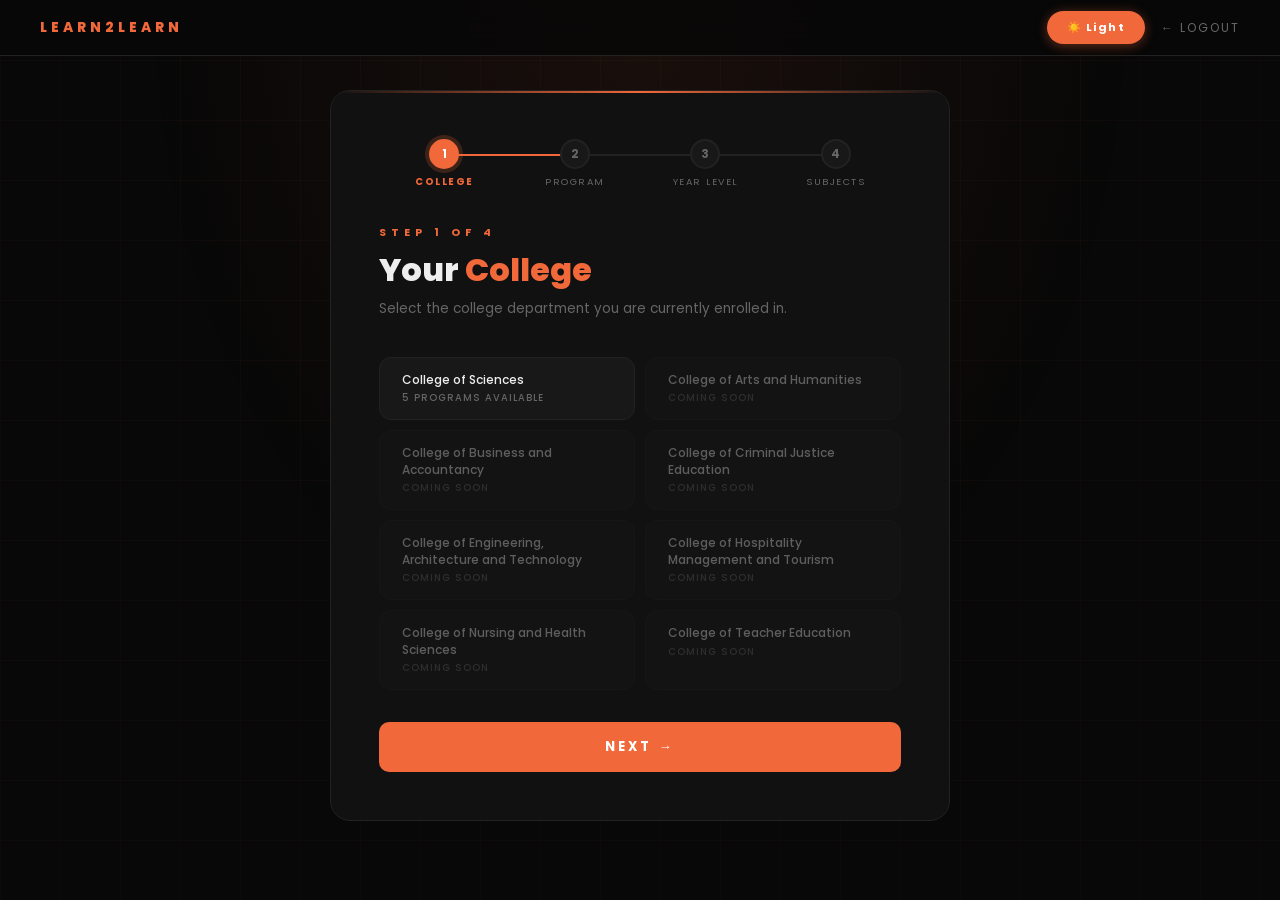
<file: subjects.html>
<!DOCTYPE html>
<html lang="en">
<head>
 <meta charset="UTF-8">
 <meta name="viewport" content="width=device-width, initial-scale=1.0">
 <title>Select Subjects — Learn2Learn</title>
 <link rel="stylesheet" href="style.css">
 <style>
 .wizard { width: 100%; max-width: 620px; }

 /* ── STEP BAR ── */
 .step-bar {
 display: flex;
 align-items: center;
 margin-bottom: 36px;
 }
 .step-item {
 display: flex;
 flex-direction: column;
 align-items: center;
 gap: 6px;
 flex: 1;
 position: relative;
 }
 .step-item:not(:last-child)::after {
 content: '';
 position: absolute;
 top: 15px;
 left: 55%; right: -45%;
 height: 2px;
 background: var(--border);
 z-index: 0;
 transition: background 0.4s;
 }
 .step-item.done:not(:last-child)::after,
 .step-item.active:not(:last-child)::after { background: var(--orange); }

 .step-dot {
 width: 30px; height: 30px;
 border-radius: 50%;
 background: var(--surface2);
 border: 2px solid var(--border);
 display: flex; align-items: center; justify-content: center;
 font-size: 0.72rem; font-weight: 700;
 color: var(--muted);
 position: relative; z-index: 1;
 transition: all 0.3s;
 }
 .step-item.active .step-dot {
 background: var(--orange); border-color: var(--orange);
 color: #fff; box-shadow: 0 0 0 4px var(--orange-dim);
 }
 .step-item.done .step-dot { background: var(--orange); border-color: var(--orange); color: #fff; }

 .step-label {
 font-size: 0.6rem; letter-spacing: 1.5px;
 text-transform: uppercase; color: var(--muted);
 white-space: nowrap; transition: color 0.3s;
 }
 .step-item.active .step-label { color: var(--orange); font-weight: 700; }
 .step-item.done .step-label { color: var(--orange); }

 /* ── PANELS ── */
 .step-panel { display: none; animation: fadeUp 0.35s ease forwards; }
 .step-panel.active { display: block; }
 @keyframes fadeUp {
 from { opacity: 0; transform: translateY(14px); }
 to { opacity: 1; transform: translateY(0); }
 }

 /* ── COLLEGE / PROGRAM GRID ── */
 .college-grid {
 display: grid;
 grid-template-columns: 1fr 1fr;
 gap: 10px;
 margin-bottom: 24px;
 }
 .college-btn {
 background: var(--surface2);
 border: 1px solid var(--border);
 border-radius: 12px;
 padding: 14px 12px;
 color: var(--text);
 font-family: 'Poppins', sans-serif;
 font-size: 0.75rem; font-weight: 500;
 line-height: 1.4;
 cursor: pointer;
 text-align: left;
 transition: border-color 0.2s, background 0.2s, transform 0.15s;
 display: flex; align-items: flex-start; gap: 10px;
 }
 .college-btn .icon { font-size: 1.3rem; flex-shrink: 0; margin-top: 1px; }
 .college-btn:hover { border-color: var(--orange); transform: translateY(-2px); }
 .college-btn.selected { border-color: var(--orange); background: var(--orange-dim); }
 .college-btn.disabled {
 opacity: 0.35; cursor: not-allowed; pointer-events: none;
 }
 .college-btn .coming-soon {
 display: block; font-size: 0.6rem;
 color: var(--muted); letter-spacing: 1px;
 text-transform: uppercase; margin-top: 3px;
 }

 /* ── YEAR CARDS ── */
 .year-grid {
 display: grid; grid-template-columns: repeat(4, 1fr);
 gap: 10px; margin-bottom: 20px;
 }
 .year-btn {
 background: var(--surface2);
 border: 1px solid var(--border);
 border-radius: 12px;
 padding: 18px 8px;
 color: var(--text);
 font-family: 'Poppins', sans-serif;
 font-size: 0.8rem; font-weight: 700;
 cursor: pointer; text-align: center;
 transition: border-color 0.2s, background 0.2s, transform 0.15s;
 }
 .year-btn .year-num {
 font-size: 1.6rem; font-weight: 900;
 color: var(--orange);
 display: block; line-height: 1; margin-bottom: 4px;
 }
 .year-btn:hover { border-color: var(--orange); transform: translateY(-2px); }
 .year-btn.selected { border-color: var(--orange); background: var(--orange-dim); }

 /* ── STATUS TOGGLE ── */
 .status-toggle { display: flex; gap: 10px; margin-bottom: 24px; }
 .status-btn {
 flex: 1; padding: 12px;
 background: var(--surface2);
 border: 1px solid var(--border);
 border-radius: 10px;
 color: var(--text);
 font-family: 'Poppins', sans-serif;
 font-size: 0.78rem; font-weight: 600;
 cursor: pointer; text-align: center;
 transition: all 0.2s;
 }
 .status-btn:hover { border-color: var(--orange); }
 .status-btn.selected { border-color: var(--orange); background: var(--orange-dim); }
 .status-btn .status-icon { font-size: 1.2rem; display: block; margin-bottom: 4px; }
 .status-btn .status-desc { font-size: 0.66rem; color: var(--muted); margin-top: 3px; display: block; }

 /* ── SUBJECT COLUMNS ── */
 .subject-columns {
 display: grid; grid-template-columns: 1fr 1fr;
 gap: 16px; margin-bottom: 20px;
 }

 /* ── SUMMARY STRIP ── */
 .summary-strip {
 background: var(--orange-dim);
 border: 1px solid rgba(241,104,58,0.25);
 border-radius: 10px;
 padding: 10px 16px;
 font-size: 0.76rem; color: var(--orange);
 margin-bottom: 20px;
 display: none; gap: 6px; flex-wrap: wrap;
 }
 .summary-strip.visible { display: flex; }
 .summary-strip span { color: var(--text); }

 /* ── NAV BUTTONS ── */
 .wizard-nav { display: flex; gap: 10px; margin-top: 8px; }
 .btn-back {
 flex: 0 0 auto;
 padding: 14px 24px;
 background: transparent;
 border: 1px solid var(--border);
 border-radius: 10px;
 color: var(--muted);
 font-family: 'Poppins', sans-serif;
 font-size: 0.78rem; font-weight: 600;
 cursor: pointer;
 transition: border-color 0.2s, color 0.2s;
 }
 .btn-back:hover { border-color: var(--orange); color: var(--orange); }

 @media (max-width: 520px) {
 .college-grid { grid-template-columns: 1fr; }
 .year-grid { grid-template-columns: repeat(2, 1fr); }
 .subject-columns { grid-template-columns: 1fr; }
 }
 </style>
</head>
<body>

<script>
(function(){
 var saved = localStorage.getItem("l2l-theme") || "dark";
 if (saved === "light") document.body.classList.add("light");
})();
</script>

<nav class="page-nav">
 <a href="index.html" class="brand">Learn2Learn</a>
 <button class="page-theme-toggle" id="themeToggle" onclick="toggleTheme()">☀️ Light</button>
 <a href="login.html" class="back">← Logout</a>
</nav>

<div class="page" style="align-items:flex-start;padding-top:90px;padding-bottom:60px;justify-content:center;">
<div class="glass-card wizard">

 <!-- STEP BAR -->
 <div class="step-bar">
 <div class="step-item active" id="stepDot1">
 <div class="step-dot">1</div>
 <div class="step-label">College</div>
 </div>
 <div class="step-item" id="stepDot2">
 <div class="step-dot">2</div>
 <div class="step-label">Program</div>
 </div>
 <div class="step-item" id="stepDot3">
 <div class="step-dot">3</div>
 <div class="step-label">Year Level</div>
 </div>
 <div class="step-item" id="stepDot4">
 <div class="step-dot">4</div>
 <div class="step-label">Subjects</div>
 </div>
 </div>

 <!-- SUMMARY STRIP -->
 <div class="summary-strip" id="summaryStrip"></div>

 <!-- ══ STEP 1: COLLEGE ══ -->
 <div class="step-panel active" id="panel1">
 <div class="eyebrow">Step 1 of 4</div>
 <h1 class="page-title">Your <span>College</span></h1>
 <p class="page-desc">Select the college department you are currently enrolled in.</p>

 <div class="college-grid">
 <button class="college-btn" onclick="selectCollege(this,'College of Sciences')">
 <span class="icon"></span>
 <span>College of Sciences<span class="coming-soon">5 programs available</span></span>
 </button>
 <button class="college-btn disabled">
 <span class="icon"></span>
 <span>College of Arts and Humanities<span class="coming-soon">Coming soon</span></span>
 </button>
 <button class="college-btn disabled">
 <span class="icon"></span>
 <span>College of Business and Accountancy<span class="coming-soon">Coming soon</span></span>
 </button>
 <button class="college-btn disabled">
 <span class="icon"></span>
 <span>College of Criminal Justice Education<span class="coming-soon">Coming soon</span></span>
 </button>
 <button class="college-btn disabled">
 <span class="icon"></span>
 <span>College of Engineering, Architecture and Technology<span class="coming-soon">Coming soon</span></span>
 </button>
 <button class="college-btn disabled">
 <span class="icon"></span>
 <span>College of Hospitality Management and Tourism<span class="coming-soon">Coming soon</span></span>
 </button>
 <button class="college-btn disabled">
 <span class="icon"></span>
 <span>College of Nursing and Health Sciences<span class="coming-soon">Coming soon</span></span>
 </button>
 <button class="college-btn disabled">
 <span class="icon"></span>
 <span>College of Teacher Education<span class="coming-soon">Coming soon</span></span>
 </button>
 </div>

 <div id="error1" class="msg"></div>
 <div class="wizard-nav">
 <button class="btn-primary" onclick="goToStep2()">Next →</button>
 </div>
 </div>

 <!-- ══ STEP 2: PROGRAM ══ -->
 <div class="step-panel" id="panel2">
 <div class="eyebrow">Step 2 of 4</div>
 <h1 class="page-title">Your <span>Program</span></h1>
 <p class="page-desc">Select your degree program under <strong id="collegeNameLabel"></strong>.</p>

 <div class="college-grid" id="programGrid"></div>

 <div id="error2" class="msg"></div>
 <div class="wizard-nav">
 <button class="btn-back" onclick="goToStep(1)">← Back</button>
 <button class="btn-primary" onclick="goToStep3()">Next →</button>
 </div>
 </div>

 <!-- ══ STEP 3: YEAR LEVEL ══ -->
 <div class="step-panel" id="panel3">
 <div class="eyebrow">Step 3 of 4</div>
 <h1 class="page-title">Your <span>Year Level</span></h1>
 <p class="page-desc">Select your current year level in your program.</p>

 <div class="year-grid">
 <button class="year-btn" onclick="selectYear(this,1)">
 <span class="year-num">1</span>1st Year
 </button>
 <button class="year-btn" onclick="selectYear(this,2)">
 <span class="year-num">2</span>2nd Year
 </button>
 <button class="year-btn" onclick="selectYear(this,3)">
 <span class="year-num">3</span>3rd Year
 </button>
 <button class="year-btn" onclick="selectYear(this,4)">
 <span class="year-num">4</span>4th Year
 </button>
 </div>

 <div id="semesterSection" style="display:none;margin-top:20px;">
 <p class="page-desc" style="margin-bottom:12px;">Which semester are you currently in?</p>
 <div class="status-toggle">
 <button class="status-btn" onclick="selectSemester(this,1)">
 1st Semester
 <span class="status-desc">First half of the school year</span>
 </button>
 <button class="status-btn" onclick="selectSemester(this,2)">
 2nd Semester
 <span class="status-desc">Second half of the school year</span>
 </button>
 </div>
 </div>

 <div id="statusSection" style="display:none;margin-top:20px;">
 <p class="page-desc" style="margin-bottom:12px;">Are you a <strong>regular</strong> or <strong>irregular</strong> student?</p>
 <div class="status-toggle">
 <button class="status-btn" onclick="selectStatus(this,'regular')">
 Regular
 <span class="status-desc">All subjects passed, on track</span>
 </button>
 <button class="status-btn" onclick="selectStatus(this,'irregular')">
 Irregular
 <span class="status-desc">Has retake or back subjects</span>
 </button>
 </div>
 </div>

 <div id="error3" class="msg"></div>
 <div class="wizard-nav">
 <button class="btn-back" onclick="goToStep(2)">← Back</button>
 <button class="btn-primary" onclick="goToStep4()">Next →</button>
 </div>
 </div>

 <!-- ══ STEP 4: SUBJECTS ══ -->
 <div class="step-panel" id="panel4">
 <div class="eyebrow">Step 4 of 4</div>
 <h1 class="page-title">Your <span>Subjects</span></h1>
 <p class="page-desc" id="subjectDesc">Select the subject you're strong at and the one you need help with.</p>

 <div class="subject-columns">
 <div class="form-group">
 <span class="subject-pair-label label-strong"> I'm Strong At</span>
 <div class="select-wrapper">
 <select id="strong"></select>
 </div>
 </div>
 <div class="form-group">
 <span class="subject-pair-label label-weak"> I Need Help With</span>
 <div class="select-wrapper">
 <select id="weak"></select>
 </div>
 </div>
 </div>

 <div id="retakeSection" style="display:none;">
 <div class="form-group">
 <span class="subject-pair-label" style="background:rgba(251,191,36,0.12);color:#fbbf24;"> Retake / Back Subject</span>
 <p style="font-size:0.75rem;color:var(--muted);margin:6px 0 10px;">Pick any subject from a previous year you need to retake.</p>
 <div class="select-wrapper">
 <select id="retake"></select>
 </div>
 </div>
 </div>

 <div id="error4" class="msg"></div>
 <div class="wizard-nav">
 <button class="btn-back" onclick="goToStep(3)">← Back</button>
 <button class="btn-primary" onclick="findMatch()">Find My Learning Partner →</button>
 </div>
 </div>

</div>
</div>

<script>

/* ══ THEME ══ */
function toggleTheme() {
 var isLight = document.body.classList.contains("light");
 var next = isLight ? "dark" : "light";
 localStorage.setItem("l2l-theme", next);
 document.body.classList.toggle("light", next === "light");
 document.getElementById("themeToggle").textContent = next === "light" ? "🌙 Dark" : "☀️ Light";
}
document.getElementById("themeToggle").textContent =
 document.body.classList.contains("light") ? "🌙 Dark" : "☀️ Light";

/* ══ DATA: PROGRAMS ══ */
var PROGRAMS = {
 "College of Sciences": [
 { code: "BSIT", label: "Bachelor of Science in Information Technology", icon: "", available: true },
 { code: "BSCS", label: "Bachelor of Science in Computer Science", icon: "", available: false },
 { code: "BSBio", label: "Bachelor of Science in Biology", icon: "", available: false },
 { code: "BSMB", label: "Bachelor of Science in Marine Biology", icon: "", available: false },
 { code: "BSES", label: "Bachelor of Science in Environmental Science", icon: "", available: false }
 ]
};

/* ══ DATA: SUBJECTS by year+semester (BSIT) ══ PSU SY 2018-2019 */
var SUBJECTS = {
 "1-1": [
  "Understanding the Self",
  "The Contemporary World",
  "Purposive Communication",
  "Introduction to Computing",
  "Computer Programming 1",
  "Science, Technology and Society"
 ],
 "1-2": [
  "Art Appreciation",
  "Environmental Science",
  "Mathematics in the Modern World",
  "Discrete Mathematics",
  "Introduction to Human Computer Interaction",
  "Computer Programming 2"
 ],
 "2-1": [
  "Readings in Philippine History",
  "The Entrepreneurial Mind",
  "Graphics and Visual Computing",
  "Data Structures and Algorithms",
  "IT Elective 1",
  "IT Elective 2",
  "Palawan Studies"
 ],
 "2-2": [
  "Mathematics for Data Science",
  "Fundamentals of Electronics",
  "Information Management 1",
  "Quantitative Methods w/ Modelling and Simulation",
  "Network Technologies 1",
  "Integrative Programming and Technologies 1",
  "Systems Integration and Architecture 1"
 ],
 "3-1": [
  "Advanced Database Systems",
  "Network Technologies 2",
  "Information Assurance and Security 1",
  "Web Systems and Technologies 1",
  "Multimedia Systems",
  "Ethics",
  "IT Elective 3"
 ],
 "3-2": [
  "Social and Professional Issues",
  "Application Development and Emerging Technologies 1",
  "Geographic Information System",
  "Embedded System",
  "Information Assurance and Security 2",
  "Capstone Project and Research 1 (Proposal Writing)",
  "Life and Works of Rizal",
  "Intensive English Review"
 ],
 "4-1": [
  "Systems Administration and Maintenance",
  "Capstone Project and Research 2 (Data Gathering and Writing)",
  "IT Elective 4",
  "Educational Tour in IT Industry"
 ],
 "4-2": [
  "Thesis Writing and Colloquium",
  "Practicum (486 hours)"
 ]
};

/* ══ STATE ══ */
var state = { college: null, program: null, year: null, semester: null, status: null };

/* ══ STEP NAVIGATION ══ */
function setStep(n) {
 [1,2,3,4].forEach(function(i) {
 document.getElementById("panel" + i).classList.toggle("active", i === n);
 var dot = document.getElementById("stepDot" + i);
 dot.classList.remove("active","done");
 if (i === n) dot.classList.add("active");
 else if (i < n) dot.classList.add("done");
 });
 updateSummary(n);
 window.scrollTo({ top: 0, behavior: "smooth" });
}

function goToStep(n) { setStep(n); }

/* ══ STEP 1 → 2 ══ */
function goToStep2() {
 var e = document.getElementById("error1");
 if (!state.college) {
 e.className = "msg error";
 e.textContent = " Please select your college department.";
 return;
 }
 e.className = "msg";
 buildProgramGrid();
 setStep(2);
}

/* ══ STEP 2 → 3 ══ */
function goToStep3() {
 var e = document.getElementById("error2");
 if (!state.program) {
 e.className = "msg error";
 e.textContent = " Please select your degree program.";
 return;
 }
 e.className = "msg";
 setStep(3);
}

/* ══ STEP 3 → 4 ══ */
function goToStep4() {
 var e = document.getElementById("error3");
 if (!state.year) {
 e.className = "msg error";
 e.textContent = " Please select your year level.";
 return;
 }
 if (state.year >= 2 && !state.status) {
 e.className = "msg error";
 e.textContent = " Please select Regular or Irregular status.";
 return;
 }
 e.className = "msg";
 buildSubjectDropdowns();
 setStep(4);
}

/* ══ COLLEGE SELECTION ══ */
function selectCollege(btn, college) {
 document.querySelectorAll("#panel1 .college-btn").forEach(function(b) {
 b.classList.remove("selected");
 });
 btn.classList.add("selected");
 state.college = college;
 state.program = null;
 document.getElementById("error1").className = "msg";
}

/* ══ BUILD PROGRAM GRID ══ */
function buildProgramGrid() {
 var grid = document.getElementById("programGrid");
 var programs = PROGRAMS[state.college] || [];
 grid.innerHTML = "";
 document.getElementById("collegeNameLabel").textContent = state.college;

 programs.forEach(function(p) {
 var btn = document.createElement("button");
 btn.type = "button";
 btn.className = "college-btn" + (p.available ? "" : " disabled");

 var iconSpan = document.createElement("span");
 iconSpan.className = "icon";
 iconSpan.textContent = p.icon;

 var textSpan = document.createElement("span");
 textSpan.textContent = p.label;

 var badge = document.createElement("span");
 badge.className = "coming-soon";
 badge.textContent = p.available ? p.code + " · Available" : "Coming soon";
 textSpan.appendChild(badge);

 btn.appendChild(iconSpan);
 btn.appendChild(textSpan);

 if (p.available) {
 (function(b, code) {
 b.onclick = function() { selectProgram(b, code); };
 })(btn, p.code);
 }

 grid.appendChild(btn);
 });
}

/* ══ PROGRAM SELECTION ══ */
function selectProgram(btn, code) {
 document.querySelectorAll("#programGrid .college-btn").forEach(function(b) {
 b.classList.remove("selected");
 });
 btn.classList.add("selected");
 state.program = code;
 document.getElementById("error2").className = "msg";
}

/* ══ YEAR SELECTION ══ */
function selectYear(btn, year) {
 document.querySelectorAll(".year-btn").forEach(function(b) { b.classList.remove("selected"); });
 btn.classList.add("selected");
 state.year = year;
 state.semester = null;
 state.status = null;
 document.getElementById("error3").className = "msg";
 /* reset semester buttons */
 document.querySelectorAll("#semesterSection .status-btn").forEach(function(b) { b.classList.remove("selected"); });
 document.getElementById("semesterSection").style.display = "block";
 /* hide status until semester picked */
 document.getElementById("statusSection").style.display = "none";
 document.querySelectorAll("#statusSection .status-btn").forEach(function(b) { b.classList.remove("selected"); });
}

/* ══ SEMESTER SELECTION ══ */
function selectSemester(btn, sem) {
 document.querySelectorAll("#semesterSection .status-btn").forEach(function(b) { b.classList.remove("selected"); });
 btn.classList.add("selected");
 state.semester = sem;
 /* show regular/irregular only for 2nd year+ */
 var ss = document.getElementById("statusSection");
 if (state.year >= 2) {
  ss.style.display = "block";
  document.querySelectorAll("#statusSection .status-btn").forEach(function(b) { b.classList.remove("selected"); });
  state.status = null;
 } else {
  ss.style.display = "none";
  state.status = "regular";
 }
}

/* ══ STATUS SELECTION ══ */
function selectStatus(btn, status) {
 document.querySelectorAll("#statusSection .status-btn").forEach(function(b) { b.classList.remove("selected"); });
 btn.classList.add("selected");
 state.status = status;
}

/* ══ BUILD SUBJECT DROPDOWNS ══ */
function buildSubjectDropdowns() {
 var key = state.year + "-" + state.semester;
 var currentSubs = SUBJECTS[key] || [];
 var strongSel = document.getElementById("strong");
 var weakSel   = document.getElementById("weak");
 var retakeSel = document.getElementById("retake");
 var retakeSection = document.getElementById("retakeSection");

 function populate(sel, list) {
  sel.innerHTML = "";
  list.forEach(function(s) {
   var opt = document.createElement("option");
   opt.value = s; opt.textContent = s;
   sel.appendChild(opt);
  });
 }

 populate(strongSel, currentSubs);
 populate(weakSel, currentSubs);

 var ordSuffix = ["st","nd","rd","th"][Math.min(state.year - 1, 3)];
 var semLabel = state.semester === 1 ? "1st Sem" : "2nd Sem";
 var statusLabel = state.status === "irregular" ? " · Irregular" : "";
 document.getElementById("subjectDesc").textContent =
  state.program + " · " + state.year + ordSuffix + " Year · " + semLabel + statusLabel +
  " — pick what you're strong at and what you need help with.";

 if (state.status === "irregular" && state.year >= 2) {
  retakeSection.style.display = "block";
  var prevSubs = [];
  /* collect all previous semesters */
  for (var y = 1; y <= state.year; y++) {
   for (var s = 1; s <= 2; s++) {
    if (y === state.year && s >= state.semester) continue;
    var k = y + "-" + s;
    prevSubs = prevSubs.concat(SUBJECTS[k] || []);
   }
  }
  populate(retakeSel, prevSubs);
 } else {
  retakeSection.style.display = "none";
 }
}

/* ══ SUMMARY STRIP ══ */
function updateSummary(step) {
 var strip = document.getElementById("summaryStrip");
 if (step === 1) { strip.classList.remove("visible"); return; }

 var ordinals = ["","st","nd","rd","th"];
 var parts = "";
 if (state.college) parts += " <span>" + state.college + "</span>";
 if (state.program) parts += " &nbsp;·&nbsp; <span>" + state.program + "</span>";
 if (state.year) parts += " &nbsp;·&nbsp; <span>" + state.year + ordinals[Math.min(state.year,4)] + " Year</span>";
 if (state.status) parts += " &nbsp;·&nbsp; " + (state.status === "irregular" ? "" : "") +
 " <span style='text-transform:capitalize'>" + state.status + "</span>";

 strip.innerHTML = parts;
 strip.classList.add("visible");
}

/* ══ FIND MATCH ══ */
function findMatch() {
 var strong = document.getElementById("strong").value;
 var weak = document.getElementById("weak").value;
 var errEl = document.getElementById("error4");

 if (strong === weak) {
 errEl.className = "msg error";
 errEl.textContent = " Please choose different subjects for Strong and Needs Help.";
 return;
 }
 errEl.className = "msg";

 localStorage.setItem("strongSubject", strong);
 localStorage.setItem("weakSubject", weak);
 localStorage.setItem("userCollege", state.college);
 localStorage.setItem("userProgram", state.program);
 localStorage.setItem("userYear", state.year);
 localStorage.setItem("userSemester", state.semester);
 localStorage.setItem("userStatus", state.status || "regular");

 if (state.status === "irregular") {
 localStorage.setItem("retakeSubject", document.getElementById("retake").value);
 }

 window.location.href = "match.html";
}

</script>
</body>
</html>
</file>
<file: sei.css>
@import url('https://fonts.googleapis.com/css2?family=Poppins:ital,wght@0,100;0,200;0,300;0,400;0,500;0,600;0,700;0,800;0,900;1,100;1,200;1,300;1,400;1,500;1,600;1,700;1,800;1,900&display=swap');

/* ── DARK MODE (default) ── */
:root {
    --bg:           #000;
    --text:         #eee;
    --nav-bg:       rgba(0,0,0,0.55);
    --nav-border:   rgba(255,255,255,0.08);
    --section-bg:   #0a0a0a;
    --section-bg2:  #050505;
    --card-bg:      #111;
    --card-border:  #1e1e1e;
    --muted:        #888;
    --subtle:       #333;
    --orange:       #f1683a;
    --orange-dim:   rgba(241,104,58,0.1);
    --stat-bg:      #111;
    --stat-border:  #1e1e1e;
    --footer-bg:    #000;
    --footer-border:#111;
    --footer-text:  #444;
    --slide-overlay: linear-gradient(
        to right,
        rgba(0,0,0,0.82) 0%,
        rgba(0,0,0,0.65) 50%,
        rgba(0,0,0,0.15) 100%
    );
}

/* ── LIGHT MODE ── */
body.light {
    --bg:           #f4f4f0;
    --text:         #111;
    --nav-bg:       rgba(244,244,240,0.85);
    --nav-border:   rgba(0,0,0,0.1);
    --section-bg:   #ffffff;
    --section-bg2:  #f0ede8;
    --card-bg:      #fff;
    --card-border:  #e0ddd8;
    --muted:        #555;
    --subtle:       #bbb;
    --orange:       #e05528;
    --orange-dim:   rgba(224,85,40,0.1);
    --stat-bg:      #fff;
    --stat-border:  #e0ddd8;
    --footer-bg:    #e8e5e0;
    --footer-border:#d5d2cd;
    --footer-text:  #888;
    --slide-overlay: linear-gradient(
        to right,
        rgba(0,0,0,0.75) 0%,
        rgba(0,0,0,0.55) 50%,
        rgba(0,0,0,0.1) 100%
    );
}

body {
    margin: 0;
    background-color: var(--bg);
    color: var(--text);
    font-family: Poppins;
    font-size: 12px;
    transition: background-color 0.3s, color 0.3s;
}

a { text-decoration: none; }

/* ── HEADER ── */
header {
    width: 100%;
    height: 50px;
    padding: 0 5%;
    box-sizing: border-box;
    display: flex;
    align-items: center;
    position: relative;
    z-index: 200;
}

header nav {
    display: flex;
    align-items: center;
    width: 100%;
}

header a {
    color: #eee;
    margin-right: 32px;
    font-size: 12px;
    transition: color 0.2s;
    white-space: nowrap;
}

header a:hover { color: var(--orange); }

/* ── THEME TOGGLE BUTTON ── */
.theme-toggle {
    margin-left: auto;          /* always snaps to far right */
    flex-shrink: 0;
    background: var(--orange);
    border: none;
    border-radius: 30px;
    color: #fff;
    font-family: Poppins;
    font-size: 11px;
    font-weight: 700;
    letter-spacing: 1.5px;
    padding: 8px 20px;
    cursor: pointer;
    display: flex;
    align-items: center;
    gap: 7px;
    transition: background 0.2s, transform 0.15s, box-shadow 0.2s;
    white-space: nowrap;
    box-shadow: 0 2px 12px rgba(241,104,58,0.45);
}

.theme-toggle:hover {
    background: #c94420;
    transform: translateY(-1px);
    box-shadow: 0 4px 18px rgba(241,104,58,0.55);
}

/* stays orange in both modes — always visible over the carousel */
body.light .theme-toggle { background: var(--orange); color: #fff; }
body.light header a { color: #eee; }

/* ── CAROUSEL ── */
.carousel {
    height: 100vh;
    margin-top: -50px;
    width: 100vw;
    overflow: hidden;
    position: relative;
}

/* list must be a sized, positioned container for the absolute items */
.carousel .list {
    position: absolute;
    inset: 0;
    width: 100%;
    height: 100%;
}

.carousel .list .item {
    width: 100%;
    height: 100%;
    position: absolute;
    inset: 0;
}

.carousel .list .item img {
    width: 100%;
    height: 100%;
    object-fit: cover;
}

/* ── READABILITY OVERLAY — above image, below content ── */
.carousel .list .item::before {
    content: '';
    position: absolute;
    inset: 0;
    background: var(--slide-overlay);
    pointer-events: none;
    z-index: 1;
}

.carousel .list .item .content {
    position: absolute;
    top: 20%;
    width: 1140px;
    max-width: 80%;
    left: 50%;
    transform: translateX(-50%);
    padding-right: 30%;
    box-sizing: border-box;
    color: #fff;
    text-shadow: 0 2px 8px rgba(0,0,0,0.6);
    z-index: 2;
}

.carousel .list .item .author {
    font-weight: bold;
    letter-spacing: 10px;
}

.carousel .list .item .title,
.carousel .list .item .topic {
    font-size: 5em;
    font-weight: bold;
    line-height: 1.3em;
}

.carousel .list .item .topic { color: #f1683a; }

.carousel .list .item .des {
    font-size: 1.15em;
    line-height: 1.75;
    color: rgba(255,255,255,0.92);
    text-shadow: 0 2px 12px rgba(0,0,0,0.8);
    background: rgba(0,0,0,0.25);
    padding: 12px 16px;
    border-radius: 8px;
    backdrop-filter: blur(2px);
    margin-top: 8px;
}

.carousel .list .item .buttons {
    display: grid;
    grid-template-columns: repeat(2, 130px);
    grid-template-rows: 40px;
    gap: 5px;
    margin-top: 20px;
}

.carousel .list .item .buttons button {
    border: none;
    background-color: #eee;
    letter-spacing: 3px;
    font-family: Poppins;
    font-weight: 500;
    cursor: pointer;
    transition: background 0.2s, color 0.2s;
}

.carousel .list .item .buttons button:hover {
    background-color: var(--orange);
    color: #fff;
}

.carousel .list .item .buttons button:nth-child(2) {
    background-color: transparent;
    border: 1px solid #fff;
    color: #eee;
}

.carousel .list .item .buttons button:nth-child(2):hover {
    background-color: rgba(255,255,255,0.15);
}

/* ── THUMBNAILS ── */
.thumbnail {
    position: absolute;
    bottom: 50px;
    left: 50%;
    width: max-content;
    z-index: 100;
    display: flex;
    gap: 20px;
}

.thumbnail .item {
    width: 150px;
    height: 220px;
    flex-shrink: 0;
    position: relative;
}

.thumbnail .item img {
    width: 100%;
    height: 100%;
    object-fit: cover;
    border-radius: 20px;
}

.thumbnail .item .content {
    color: #fff;
    position: absolute;
    bottom: 10px;
    left: 10px;
    right: 10px;
    text-shadow: 0 2px 6px rgba(0,0,0,0.7);
}

.thumbnail .item .content .title  { font-weight: 500; }
.thumbnail .item .content .description { font-weight: 300; }

/* ── ARROWS — fixed z-index so they're always clickable ── */
.arrows {
    position: absolute;
    top: 80%;
    right: 52%;
    z-index: 500;          /* raised well above slides */
    width: 300px;
    max-width: 30%;
    display: flex;
    gap: 10px;
    align-items: center;
}

.arrows button {
    width: 40px;
    height: 40px;
    border-radius: 50%;
    background-color: rgba(238,238,238,0.25);
    border: 1px solid rgba(255,255,255,0.3);
    color: #fff;
    font-family: monospace;
    font-weight: bold;
    font-size: 16px;
    cursor: pointer;
    transition: background-color 0.3s, transform 0.2s;
    position: relative;
    z-index: 500;          /* explicit on the button too */
}

.arrows button:hover {
    background-color: #fff;
    color: #000;
    transform: scale(1.1);
}

/* ── ANIMATION ── */
.carousel .list .item { z-index: 0; }
.carousel .list .item:nth-child(1) { z-index: 1; }

.carousel .list .item:nth-child(1) .content .author,
.carousel .list .item:nth-child(1) .content .title,
.carousel .list .item:nth-child(1) .content .topic,
.carousel .list .item:nth-child(1) .content .des,
.carousel .list .item:nth-child(1) .content .buttons {
    transform: translateY(50px);
    filter: blur(20px);
    opacity: 0;
    animation: showContent .5s 1s linear 1 forwards;
}

@keyframes showContent {
    to {
        transform: translateY(0px);
        filter: blur(0px);
        opacity: 1;
    }
}

.carousel .list .item:nth-child(1) .content .title   { animation-delay: 1.2s !important; }
.carousel .list .item:nth-child(1) .content .topic   { animation-delay: 1.4s !important; }
.carousel .list .item:nth-child(1) .content .des     { animation-delay: 1.6s !important; }
.carousel .list .item:nth-child(1) .content .buttons { animation-delay: 1.8s !important; }

/* next animation */
.carousel.next .list .item:nth-child(1) img {
    width: 150px;
    height: 220px;
    position: absolute;
    bottom: 50px;
    left: 50%;
    border-radius: 30px;
    animation: showImage .5s linear 1 forwards;
}

@keyframes showImage {
    to {
        bottom: 0; left: 0;
        width: 100%; height: 100%;
        border-radius: 0;
    }
}

.carousel.next .thumbnail .item:nth-last-child(1) {
    overflow: hidden;
    animation: showThumbnail .5s linear 1 forwards;
}

.carousel.prev .list .item img { z-index: 100; }

@keyframes showThumbnail {
    from { width: 0; opacity: 0; }
}

.carousel.next .thumbnail { animation: effectNext .5s linear 1 forwards; }

@keyframes effectNext {
    from { transform: translateX(150px); }
}

/* time bar */
.carousel .time {
    position: absolute;
    z-index: 1000;
    width: 0%;
    height: 3px;
    background-color: #f1683a;
    left: 0;
    top: 0;
}

.carousel.next .time,
.carousel.prev .time {
    animation: runningTime 3s linear 1 forwards;
}

@keyframes runningTime {
    from { width: 100%; }
    to   { width: 0; }
}

/* prev animation */
.carousel.prev .list .item:nth-child(2) { z-index: 2; }

.carousel.prev .list .item:nth-child(2) img {
    animation: outFrame 0.5s linear 1 forwards;
    position: absolute;
    bottom: 0; left: 0;
}

@keyframes outFrame {
    to {
        width: 150px; height: 220px;
        bottom: 50px; left: 50%;
        border-radius: 20px;
    }
}

.carousel.prev .thumbnail .item:nth-child(1) {
    overflow: hidden;
    opacity: 0;
    animation: showThumbnail .5s linear 1 forwards;
}

.carousel.next .arrows button,
.carousel.prev .arrows button {
    pointer-events: none;
}

.carousel.prev .list .item:nth-child(2) .content .author,
.carousel.prev .list .item:nth-child(2) .content .title,
.carousel.prev .list .item:nth-child(2) .content .topic,
.carousel.prev .list .item:nth-child(2) .content .des,
.carousel.prev .list .item:nth-child(2) .content .buttons {
    animation: contentOut 1.5s linear 1 forwards !important;
}

@keyframes contentOut {
    to {
        transform: translateY(-150px);
        filter: blur(20px);
        opacity: 0;
    }
}

/* ── FEATURES & ABOUT SECTIONS ── */
section {
    background: var(--section-bg);
    padding: 100px 0;
    position: relative;
    transition: background 0.3s;
}

section::before {
    content: '';
    position: absolute;
    inset: 0;
    background: radial-gradient(ellipse at 50% 0%, rgba(241,104,58,0.07) 0%, transparent 65%);
    pointer-events: none;
}

.section-inner {
    width: 1140px;
    max-width: 88%;
    margin: auto;
}

.section-label {
    font-size: 11px;
    letter-spacing: 6px;
    color: var(--orange);
    font-weight: 700;
    text-transform: uppercase;
    margin-bottom: 14px;
}

.section-title {
    font-size: 3rem;
    font-weight: 800;
    color: var(--text);
    margin: 0 0 12px 0;
    line-height: 1.15;
    transition: color 0.3s;
}

.section-title span { color: var(--orange); }

.section-sub {
    color: var(--muted);
    font-size: 1rem;
    margin-bottom: 60px;
    transition: color 0.3s;
}

/* Features grid */
.features-grid {
    display: grid;
    grid-template-columns: repeat(3, 1fr);
    gap: 24px;
}

.feature-card {
    background: var(--card-bg);
    border: 1px solid var(--card-border);
    border-radius: 16px;
    padding: 32px 28px;
    transition: transform 0.3s ease, border-color 0.3s ease, box-shadow 0.3s ease, background 0.3s;
}

.feature-card:hover {
    transform: translateY(-6px);
    border-color: rgba(241,104,58,0.4);
    box-shadow: 0 12px 40px rgba(241,104,58,0.1);
}

.feature-icon { font-size: 2rem; margin-bottom: 16px; }

.feature-card h3 {
    font-size: 1.05rem;
    font-weight: 700;
    color: var(--text);
    margin: 0 0 10px 0;
    transition: color 0.3s;
}

.feature-card p {
    font-size: 0.88rem;
    color: var(--muted);
    line-height: 1.7;
    margin: 0;
    transition: color 0.3s;
}

/* About */
#about { background: var(--section-bg2); }

#about::before {
    background: radial-gradient(ellipse at 80% 50%, rgba(241,104,58,0.06) 0%, transparent 60%);
}

.about-inner {
    display: grid;
    grid-template-columns: 1.4fr 1fr;
    gap: 80px;
    align-items: center;
}

.about-body {
    color: var(--muted);
    font-size: 0.95rem;
    line-height: 1.85;
    margin-bottom: 20px;
    transition: color 0.3s;
}

.about-body strong { color: var(--orange); }

.about-objectives { margin-top: 36px; }

.about-objectives h3 {
    font-size: 0.8rem;
    letter-spacing: 4px;
    color: var(--orange);
    text-transform: uppercase;
    margin-bottom: 16px;
    font-weight: 700;
}

.about-objectives ul { list-style: none; padding: 0; margin: 0; }

.about-objectives li {
    font-size: 0.88rem;
    color: var(--muted);
    padding: 8px 0;
    border-bottom: 1px solid var(--card-border);
    line-height: 1.5;
    transition: color 0.3s, border-color 0.3s;
}

.about-objectives li:last-child { border-bottom: none; }

.about-visual {
    display: grid;
    grid-template-columns: 1fr 1fr;
    gap: 16px;
}

.about-stat-card {
    background: var(--stat-bg);
    border: 1px solid var(--stat-border);
    border-radius: 16px;
    padding: 28px 20px;
    display: flex;
    flex-direction: column;
    align-items: center;
    text-align: center;
    transition: border-color 0.3s, transform 0.3s, background 0.3s;
}

.about-stat-card:hover {
    border-color: rgba(241,104,58,0.4);
    transform: translateY(-4px);
}

.stat-num {
    font-size: 2rem;
    font-weight: 800;
    color: var(--orange);
    line-height: 1;
    margin-bottom: 8px;
}

.stat-label {
    font-size: 0.75rem;
    color: var(--muted);
    letter-spacing: 1px;
    text-transform: uppercase;
    transition: color 0.3s;
}

/* Footer */
.site-footer {
    background: var(--footer-bg);
    border-top: 1px solid var(--footer-border);
    text-align: center;
    padding: 28px 20px;
    font-size: 0.8rem;
    color: var(--footer-text);
    letter-spacing: 0.5px;
    transition: background 0.3s, color 0.3s;
}

/* ── RESPONSIVE ── */
@media screen and (max-width: 900px) {
    .features-grid { grid-template-columns: repeat(2, 1fr); }
    .about-inner   { grid-template-columns: 1fr; gap: 50px; }
}

@media screen and (max-width: 678px) {
    .carousel .list .item .content { padding-right: 0; }
    .carousel .list .item .content .title { font-size: 30px; }
    .features-grid { grid-template-columns: 1fr; }
    .section-title { font-size: 2rem; }
    .about-visual  { grid-template-columns: 1fr 1fr; }
}
</file>
<file: style.css>
@import url('https://fonts.googleapis.com/css2?family=Poppins:wght@300;400;500;600;700;800;900&family=Space+Mono:wght@400;700&display=swap');

/* ── DARK MODE (default) ── */
:root {
    --bg:          #080808;
    --surface:     #111111;
    --surface2:    #181818;
    --border:      #222222;
    --orange:      #f1683a;
    --orange-dim:  #f1683a33;
    --green:       #4ade80;
    --red:         #f87171;
    --text:        #eeeeee;
    --muted:       #666666;
    --subtle:      #333333;
    --input-bg:    #181818;
    --nav-text:    #eeeeee;
    --grid-line:   rgba(241,104,58,0.03);
    --glow:        rgba(241,104,58,0.08);
    --toggle-bg:   rgba(255,255,255,0.1);
    --toggle-border: rgba(255,255,255,0.18);
    --toggle-text: #eee;
    --bubble-other-bg: #1e1e1e;
    --bubble-other-border: #2a2a2a;
    --sidebar-bg:  #111111;
    --topbar-bg:   #111111;
    --inputbar-bg: #111111;
}

/* ── LIGHT MODE ── */
body.light {
    --bg:          #f2efe9;
    --surface:     #ffffff;
    --surface2:    #f7f4ef;
    --border:      #e0ddd8;
    --orange:      #e05528;
    --orange-dim:  rgba(224,85,40,0.12);
    --green:       #16a34a;
    --red:         #dc2626;
    --text:        #111111;
    --muted:       #666666;
    --subtle:      #bbb;
    --input-bg:    #f7f4ef;
    --nav-text:    #111111;
    --grid-line:   rgba(224,85,40,0.04);
    --glow:        rgba(224,85,40,0.06);
    --toggle-bg:   rgba(0,0,0,0.06);
    --toggle-border: rgba(0,0,0,0.14);
    --toggle-text: #333;
    --bubble-other-bg: #edeae4;
    --bubble-other-border: #ddd9d2;
    --sidebar-bg:  #f7f4ef;
    --topbar-bg:   #ffffff;
    --inputbar-bg: #ffffff;
}

/* ── RESET ── */
*, *::before, *::after { box-sizing: border-box; margin: 0; padding: 0; }
html { scroll-behavior: smooth; }

body {
    font-family: 'Poppins', sans-serif;
    background: var(--bg);
    color: var(--text);
    min-height: 100vh;
    overflow-x: hidden;
    transition: background 0.3s, color 0.3s;
}

/* ── GRID BG ── */
body::before {
    content: '';
    position: fixed;
    inset: 0;
    background-image:
        linear-gradient(var(--grid-line) 1px, transparent 1px),
        linear-gradient(90deg, var(--grid-line) 1px, transparent 1px);
    background-size: 60px 60px;
    pointer-events: none;
    z-index: 0;
}

body::after {
    content: '';
    position: fixed;
    inset: 0;
    background: radial-gradient(ellipse at 50% 0%, var(--glow) 0%, transparent 55%);
    pointer-events: none;
    z-index: 0;
}

/* ── NAV ── */
.page-nav {
    position: fixed;
    top: 0; left: 0; right: 0;
    z-index: 999;
    height: 56px;
    display: flex;
    align-items: center;
    padding: 0 40px;
    background: rgba(8,8,8,0.85);
    backdrop-filter: blur(16px);
    border-bottom: 1px solid var(--border);
    transition: background 0.3s, border-color 0.3s;
}

body.light .page-nav {
    background: rgba(242,239,233,0.88);
}

.page-nav .brand {
    font-size: 0.85rem;
    font-weight: 800;
    letter-spacing: 4px;
    color: var(--orange);
    text-decoration: none;
    text-transform: uppercase;
}

.page-nav .back {
    font-size: 0.75rem;
    letter-spacing: 2px;
    color: var(--muted);
    text-decoration: none;
    text-transform: uppercase;
    transition: color 0.2s;
}
.page-nav .back:hover { color: var(--text); }

/* ── THEME TOGGLE (inner pages) ── */
.page-theme-toggle {
    margin-left: auto;
    margin-right: 16px;
    flex-shrink: 0;
    background: var(--orange);
    border: none;
    border-radius: 30px;
    color: #fff;
    font-family: 'Poppins', sans-serif;
    font-size: 11px;
    font-weight: 700;
    letter-spacing: 1.5px;
    padding: 8px 20px;
    cursor: pointer;
    display: flex;
    align-items: center;
    gap: 7px;
    transition: background 0.2s, transform 0.15s, box-shadow 0.2s;
    white-space: nowrap;
    box-shadow: 0 2px 12px rgba(241,104,58,0.4);
}
.page-theme-toggle:hover {
    background: #c94420;
    transform: translateY(-1px);
    box-shadow: 0 4px 18px rgba(241,104,58,0.5);
}
body.light .page-theme-toggle { background: var(--orange); color: #fff; }

/* ── PAGE WRAPPER ── */
.page {
    position: relative;
    z-index: 1;
    min-height: 100vh;
    display: flex;
    align-items: center;
    justify-content: center;
    padding: 80px 20px 40px;
}

/* ── GLASS CARD ── */
.glass-card {
    background: var(--surface);
    border: 1px solid var(--border);
    border-radius: 20px;
    padding: 48px;
    position: relative;
    overflow: hidden;
    animation: cardIn 0.6s cubic-bezier(0.22,1,0.36,1) forwards;
    opacity: 0;
    transform: translateY(24px);
    transition: background 0.3s, border-color 0.3s;
}

.glass-card::before {
    content: '';
    position: absolute;
    top: 0; left: 0; right: 0;
    height: 2px;
    background: linear-gradient(90deg, transparent, var(--orange), transparent);
}

@keyframes cardIn {
    to { opacity: 1; transform: translateY(0); }
}

/* ── EYEBROW ── */
.eyebrow {
    font-size: 0.68rem;
    font-weight: 700;
    letter-spacing: 5px;
    color: var(--orange);
    text-transform: uppercase;
    margin-bottom: 10px;
}

/* ── HEADINGS ── */
h1.page-title {
    font-size: 2rem;
    font-weight: 800;
    color: var(--text);
    line-height: 1.2;
    margin-bottom: 8px;
    transition: color 0.3s;
}
h1.page-title span { color: var(--orange); }

.page-desc {
    font-size: 0.85rem;
    color: var(--muted);
    margin-bottom: 36px;
    line-height: 1.7;
    transition: color 0.3s;
}

/* ── FORM ── */
.form-group { margin-bottom: 20px; }

.form-group label {
    display: block;
    font-size: 0.7rem;
    font-weight: 600;
    letter-spacing: 2px;
    text-transform: uppercase;
    color: var(--muted);
    margin-bottom: 8px;
    transition: color 0.3s;
}

.form-group input,
.form-group select {
    width: 100%;
    background: var(--input-bg);
    border: 1px solid var(--border);
    border-radius: 10px;
    color: var(--text);
    font-family: 'Poppins', sans-serif;
    font-size: 0.9rem;
    padding: 14px 18px;
    outline: none;
    transition: border-color 0.25s, box-shadow 0.25s, background 0.3s, color 0.3s;
    appearance: none;
    -webkit-appearance: none;
}

.form-group input:focus,
.form-group select:focus {
    border-color: var(--orange);
    box-shadow: 0 0 0 3px var(--orange-dim);
}

.form-group input::placeholder { color: var(--subtle); }

.select-wrapper { position: relative; }
.select-wrapper::after {
    content: '▾';
    position: absolute;
    right: 18px; top: 50%;
    transform: translateY(-50%);
    color: var(--orange);
    pointer-events: none;
}

/* ── BUTTONS ── */
.btn-primary {
    width: 100%;
    padding: 15px;
    background: var(--orange);
    border: none;
    border-radius: 10px;
    color: #fff;
    font-family: 'Poppins', sans-serif;
    font-size: 0.82rem;
    font-weight: 700;
    letter-spacing: 3px;
    text-transform: uppercase;
    cursor: pointer;
    transition: background 0.2s, transform 0.15s, box-shadow 0.2s;
    margin-top: 8px;
}
.btn-primary:hover {
    background: #c94420;
    transform: translateY(-2px);
    box-shadow: 0 8px 24px rgba(241,104,58,0.35);
}
.btn-primary:active { transform: translateY(0); }

.btn-secondary {
    width: 100%;
    padding: 14px;
    background: transparent;
    border: 1px solid var(--border);
    border-radius: 10px;
    color: var(--muted);
    font-family: 'Poppins', sans-serif;
    font-size: 0.82rem;
    font-weight: 600;
    letter-spacing: 2px;
    text-transform: uppercase;
    cursor: pointer;
    transition: border-color 0.2s, color 0.2s;
    margin-top: 10px;
    text-decoration: none;
    display: block;
    text-align: center;
}
.btn-secondary:hover { border-color: var(--orange); color: var(--orange); }

/* ── MESSAGES ── */
.msg {
    font-size: 0.8rem;
    margin-top: 14px;
    padding: 10px 14px;
    border-radius: 8px;
    display: none;
}
.msg.error   { background: rgba(248,113,113,0.1); border: 1px solid rgba(248,113,113,0.3); color: #f87171; display: block; }
.msg.success { background: rgba(74,222,128,0.1);  border: 1px solid rgba(74,222,128,0.3);  color: #4ade80;  display: block; }

/* ── LOGIN ── */
.login-card { width: 100%; max-width: 440px; }

.psu-badge {
    display: inline-flex;
    align-items: center;
    gap: 8px;
    background: var(--orange-dim);
    border: 1px solid rgba(241,104,58,0.25);
    border-radius: 30px;
    padding: 6px 14px;
    font-size: 0.72rem;
    color: var(--orange);
    letter-spacing: 1px;
    margin-bottom: 28px;
}

/* ── SUBJECTS ── */
.subjects-card { width: 100%; max-width: 520px; }

.subject-pair { display: grid; grid-template-columns: 1fr 1fr; gap: 16px; margin-bottom: 8px; }

.subject-pair-label {
    font-size: 0.65rem;
    font-weight: 700;
    letter-spacing: 3px;
    text-transform: uppercase;
    padding: 5px 10px;
    border-radius: 20px;
    display: inline-block;
    margin-bottom: 8px;
}
.label-strong { background: rgba(74,222,128,0.12); color: #4ade80; }
.label-weak   { background: rgba(248,113,113,0.12); color: #f87171; }

/* ── MATCH ── */
.match-card { width: 100%; max-width: 480px; text-align: center; }

.match-avatar-wrap {
    position: relative;
    width: 90px; height: 90px;
    margin: 0 auto 20px;
}
.match-avatar-wrap img {
    width: 90px; height: 90px;
    border-radius: 50%;
    border: 2px solid var(--border);
    object-fit: cover;
}
.online-ring {
    position: absolute;
    inset: -4px;
    border-radius: 50%;
    border: 2px solid var(--green);
    animation: pulse-ring 2s ease-in-out infinite;
}
@keyframes pulse-ring {
    0%,100% { opacity:1; transform:scale(1); }
    50%      { opacity:0.4; transform:scale(1.06); }
}
.online-dot {
    position: absolute;
    bottom: 4px; right: 4px;
    width: 14px; height: 14px;
    background: var(--green);
    border-radius: 50%;
    border: 2px solid var(--bg);
}

.match-name    { font-size: 1.5rem; font-weight: 800; color: var(--text); margin-bottom: 4px; transition: color 0.3s; }
.match-program { font-size: 0.8rem; color: var(--muted); margin-bottom: 24px; }

.match-tags { display: flex; gap: 10px; justify-content: center; flex-wrap: wrap; margin-bottom: 28px; }
.match-tag {
    padding: 7px 16px;
    border-radius: 30px;
    font-size: 0.75rem;
    font-weight: 600;
}
.match-tag.strong { background: rgba(74,222,128,0.12); border: 1px solid rgba(74,222,128,0.3); color: #4ade80; }
.match-tag.weak   { background: rgba(248,113,113,0.12); border: 1px solid rgba(248,113,113,0.3); color: #f87171; }

.compat-section { margin-bottom: 28px; }
.compat-header  { display: flex; justify-content: space-between; align-items: baseline; margin-bottom: 8px; }
.compat-label   { font-size: 0.72rem; letter-spacing: 2px; text-transform: uppercase; color: var(--muted); }
.compat-score   { font-size: 1.1rem; font-weight: 800; color: var(--green); font-family: 'Space Mono', monospace; }

.progress-track {
    height: 6px;
    background: var(--surface2);
    border-radius: 99px;
    overflow: hidden;
}
.progress-fill-anim {
    height: 100%;
    background: linear-gradient(90deg, var(--orange), var(--green));
    border-radius: 99px;
    width: 0;
    animation: fillBar 1s 0.4s cubic-bezier(0.22,1,0.36,1) forwards;
}
@keyframes fillBar { to { width: 95%; } }

.match-actions { display: flex; flex-direction: column; gap: 10px; }

/* ── CHAT ── */
.chat-page {
    align-items: stretch;
    padding: 56px 0 0;
    height: 100vh;
}
.chat-layout {
    display: flex;
    width: 100%;
    height: calc(100vh - 56px);
    overflow: hidden;
}

.chat-sidebar {
    width: 280px;
    flex-shrink: 0;
    background: var(--sidebar-bg);
    border-right: 1px solid var(--border);
    display: flex;
    flex-direction: column;
    padding: 24px 0;
    transition: background 0.3s, border-color 0.3s;
}

.chat-sidebar-header {
    padding: 0 20px 20px;
    border-bottom: 1px solid var(--border);
}
.chat-sidebar-header .label {
    font-size: 0.65rem;
    letter-spacing: 3px;
    text-transform: uppercase;
    color: var(--muted);
    margin-bottom: 14px;
    display: block;
}

.partner-item {
    display: flex;
    align-items: center;
    gap: 12px;
    padding: 12px 20px;
    border-radius: 10px;
    margin: 0 8px;
    cursor: pointer;
    transition: background 0.2s;
    background: var(--orange-dim);
}
.partner-item:hover { background: rgba(241,104,58,0.15); }

.partner-avatar { position: relative; width: 38px; height: 38px; flex-shrink: 0; }
.partner-avatar img { width: 38px; height: 38px; border-radius: 50%; object-fit: cover; }
.partner-avatar .dot {
    position: absolute;
    bottom: 0; right: 0;
    width: 10px; height: 10px;
    background: var(--green);
    border-radius: 50%;
    border: 2px solid var(--sidebar-bg);
}

.partner-info { flex: 1; min-width: 0; }
.partner-name { font-size: 0.85rem; font-weight: 600; color: var(--text); transition: color 0.3s; }
.partner-sub  { font-size: 0.72rem; color: var(--muted); white-space: nowrap; overflow: hidden; text-overflow: ellipsis; }

.chat-sidebar-section {
    padding: 16px 20px 8px;
    font-size: 0.62rem;
    letter-spacing: 3px;
    text-transform: uppercase;
    color: var(--subtle);
}

.chat-main { flex: 1; display: flex; flex-direction: column; overflow: hidden; }

.chat-topbar {
    padding: 16px 28px;
    border-bottom: 1px solid var(--border);
    display: flex;
    align-items: center;
    gap: 14px;
    background: var(--topbar-bg);
    flex-shrink: 0;
    transition: background 0.3s, border-color 0.3s;
}
.chat-topbar-avatar { position: relative; }
.chat-topbar-avatar img { width: 40px; height: 40px; border-radius: 50%; }
.chat-topbar-avatar .dot {
    position: absolute; bottom: 0; right: 0;
    width: 10px; height: 10px;
    background: var(--green); border-radius: 50%;
    border: 2px solid var(--topbar-bg);
}
.chat-topbar-info h3 { font-size: 0.95rem; font-weight: 700; color: var(--text); transition: color 0.3s; }
.chat-topbar-info p  { font-size: 0.75rem; color: var(--green); }
.chat-subject-badge {
    margin-left: auto;
    padding: 6px 14px;
    border-radius: 20px;
    background: var(--orange-dim);
    border: 1px solid var(--orange);
    font-size: 0.7rem;
    color: var(--orange);
    letter-spacing: 1px;
}

.chat-messages {
    flex: 1;
    overflow-y: auto;
    padding: 28px;
    display: flex;
    flex-direction: column;
    gap: 16px;
    scrollbar-width: thin;
    scrollbar-color: var(--border) transparent;
    background: var(--bg);
    transition: background 0.3s;
}

.chat-date-divider {
    text-align: center;
    font-size: 0.68rem;
    letter-spacing: 2px;
    text-transform: uppercase;
    color: var(--subtle);
    display: flex;
    align-items: center;
    gap: 10px;
}
.chat-date-divider::before,
.chat-date-divider::after { content: ''; flex: 1; height: 1px; background: var(--border); }

.msg-row { display: flex; gap: 10px; align-items: flex-end; }
.msg-row.me { flex-direction: row-reverse; }
.msg-row img { width: 28px; height: 28px; border-radius: 50%; flex-shrink: 0; object-fit: cover; }

.bubble {
    max-width: 65%;
    padding: 12px 16px;
    border-radius: 16px;
    font-size: 0.88rem;
    line-height: 1.6;
}
.bubble.other {
    background: var(--bubble-other-bg);
    border: 1px solid var(--bubble-other-border);
    color: var(--text);
    border-bottom-left-radius: 4px;
    transition: background 0.3s, color 0.3s;
}
.bubble.me {
    background: var(--orange);
    color: #fff;
    border-bottom-right-radius: 4px;
}
.bubble-time { font-size: 0.62rem; color: var(--muted); margin-top: 4px; text-align: right; }
.msg-row.me .bubble-time { text-align: left; }

.chat-inputbar {
    padding: 16px 28px;
    border-top: 1px solid var(--border);
    display: flex;
    align-items: center;
    gap: 12px;
    background: var(--inputbar-bg);
    flex-shrink: 0;
    transition: background 0.3s, border-color 0.3s;
}
.chat-inputbar input {
    flex: 1;
    background: var(--input-bg);
    border: 1px solid var(--border);
    border-radius: 30px;
    color: var(--text);
    font-family: 'Poppins', sans-serif;
    font-size: 0.88rem;
    padding: 12px 20px;
    outline: none;
    transition: border-color 0.2s, background 0.3s, color 0.3s;
}
.chat-inputbar input:focus { border-color: var(--orange); }
.chat-inputbar input::placeholder { color: var(--subtle); }

.chat-send-btn {
    width: 44px; height: 44px;
    border-radius: 50%;
    background: var(--orange);
    border: none;
    color: #fff;
    cursor: pointer;
    display: flex;
    align-items: center;
    justify-content: center;
    flex-shrink: 0;
    transition: background 0.2s, transform 0.15s;
}
.chat-send-btn:hover { background: #c94420; transform: scale(1.08); }

/* ── DASHBOARD ── */
.dashboard-page {
    align-items: flex-start;
    padding-top: 80px;
    padding-bottom: 60px;
}
.dashboard-wrap { width: 100%; max-width: 1100px; margin: auto; padding: 0 24px; }

.dashboard-topbar {
    display: flex;
    justify-content: space-between;
    align-items: center;
    margin-bottom: 40px;
    flex-wrap: wrap;
    gap: 16px;
}
.dashboard-topbar h1 { font-size: 1.8rem; font-weight: 800; color: var(--text); transition: color 0.3s; }
.dashboard-topbar h1 span { color: var(--orange); }

.notif-chip {
    display: flex;
    align-items: center;
    gap: 8px;
    background: rgba(74,222,128,0.08);
    border: 1px solid rgba(74,222,128,0.25);
    border-radius: 30px;
    padding: 8px 18px;
    font-size: 0.78rem;
    color: var(--green);
    animation: notifPulse 2s ease-in-out infinite;
}
@keyframes notifPulse {
    0%,100% { box-shadow: 0 0 0 0 rgba(74,222,128,0.2); }
    50%      { box-shadow: 0 0 0 6px rgba(74,222,128,0); }
}

.stats-row { display: grid; grid-template-columns: repeat(3, 1fr); gap: 16px; margin-bottom: 24px; }

.stat-card {
    background: var(--surface);
    border: 1px solid var(--border);
    border-radius: 16px;
    padding: 28px 24px;
    position: relative;
    overflow: hidden;
    transition: transform 0.25s, border-color 0.25s, background 0.3s;
}
.stat-card:hover { transform: translateY(-4px); border-color: var(--orange-dim); }
.stat-card::after {
    content: '';
    position: absolute;
    bottom: 0; left: 0; right: 0;
    height: 2px;
    background: linear-gradient(90deg, var(--orange), transparent);
}
.stat-card .num {
    font-size: 2.8rem;
    font-weight: 900;
    color: var(--orange);
    font-family: 'Space Mono', monospace;
    line-height: 1;
    margin-bottom: 8px;
}
.stat-card .lbl { font-size: 0.78rem; color: var(--muted); letter-spacing: 1px; }

.progress-card {
    background: var(--surface);
    border: 1px solid var(--border);
    border-radius: 16px;
    padding: 32px;
    margin-bottom: 24px;
    transition: background 0.3s, border-color 0.3s;
}
.progress-card h2 { font-size: 1rem; font-weight: 700; margin-bottom: 20px; color: var(--text); transition: color 0.3s; }

.progress-item { margin-bottom: 20px; }
.progress-row  { display: flex; justify-content: space-between; align-items: baseline; margin-bottom: 8px; }
.progress-subject { font-size: 0.85rem; color: var(--text); transition: color 0.3s; }
.progress-pct     { font-size: 0.8rem; font-family: 'Space Mono', monospace; color: var(--orange); }

.prog-track { height: 6px; background: var(--surface2); border-radius: 99px; overflow: hidden; transition: background 0.3s; }
.prog-fill {
    height: 100%;
    border-radius: 99px;
    background: linear-gradient(90deg, var(--orange), #f9a87d);
    width: 0;
    transition: width 1.2s cubic-bezier(0.22,1,0.36,1);
}

/* ── RESPONSIVE ── */
@media (max-width: 768px) {
    .glass-card { padding: 32px 24px; }
    .subject-pair { grid-template-columns: 1fr; }
    .stats-row { grid-template-columns: 1fr 1fr; }
    .chat-sidebar { display: none; }
}
</file>
